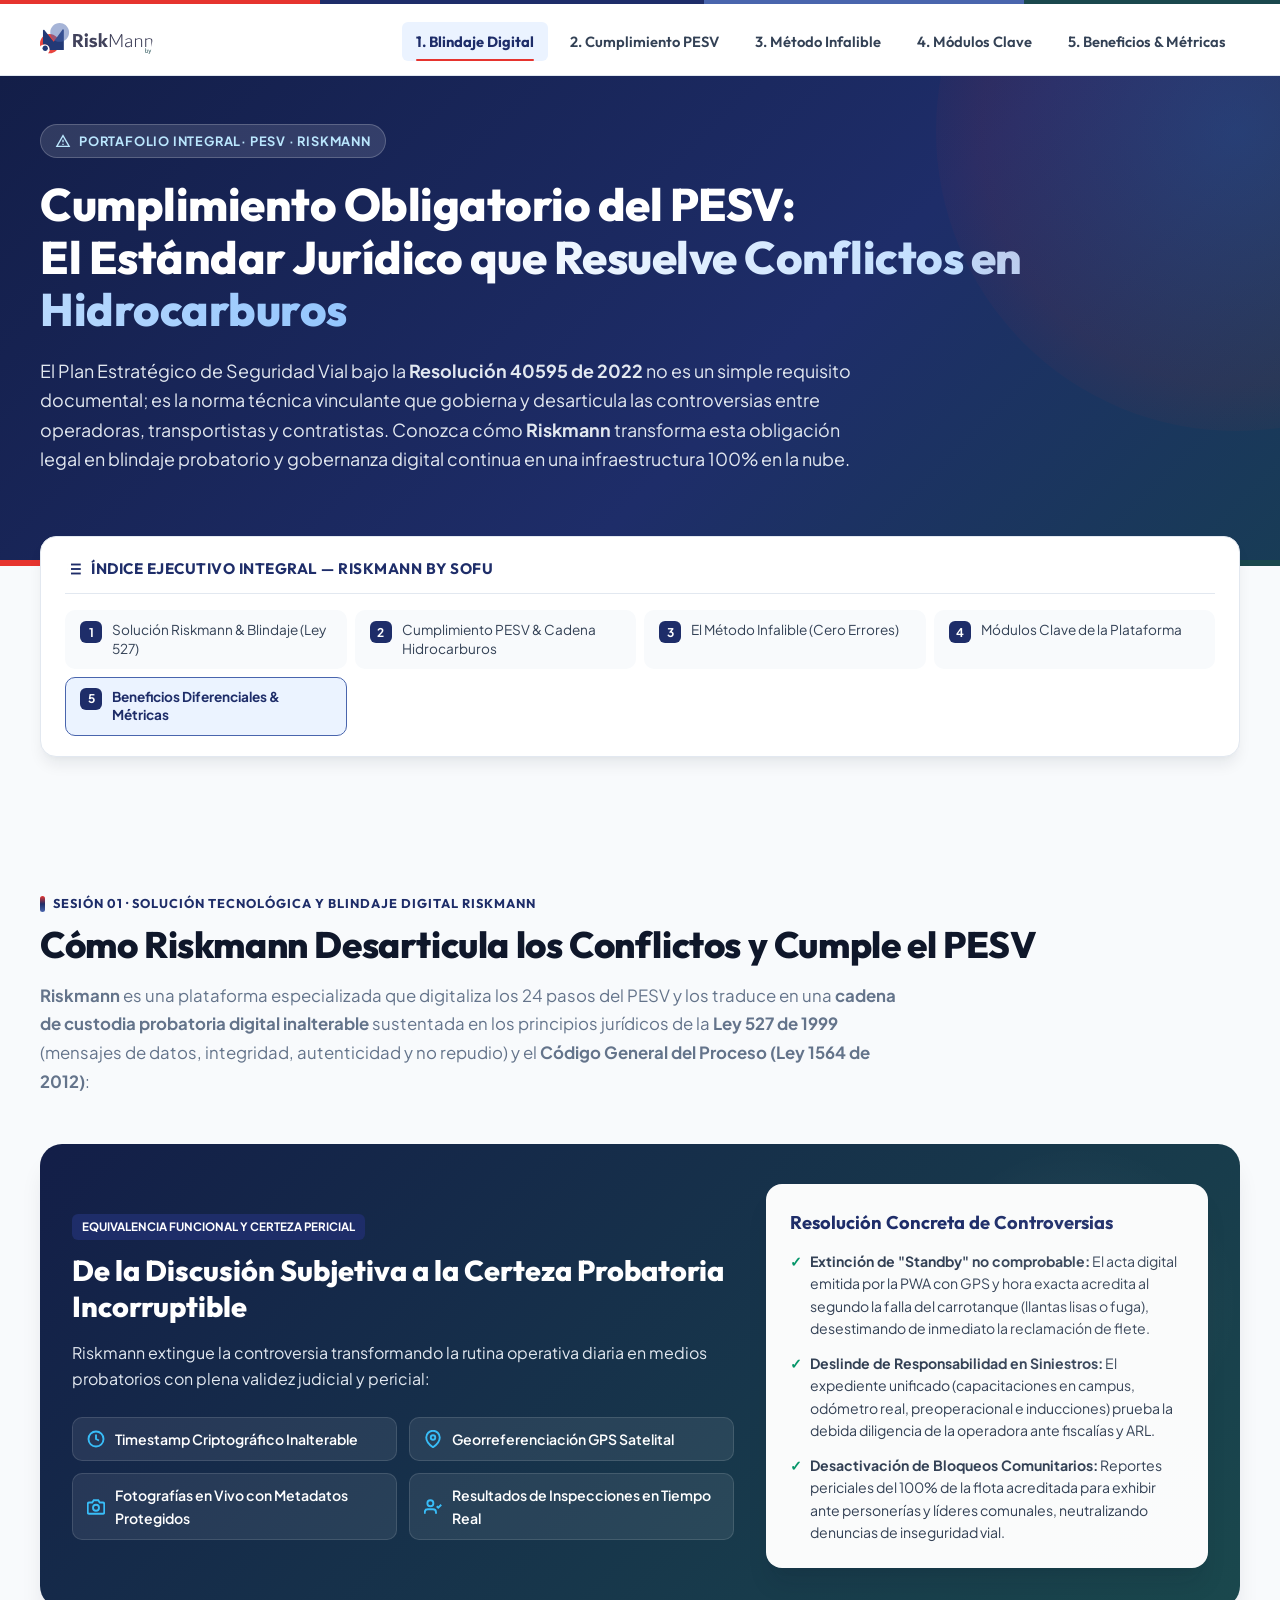
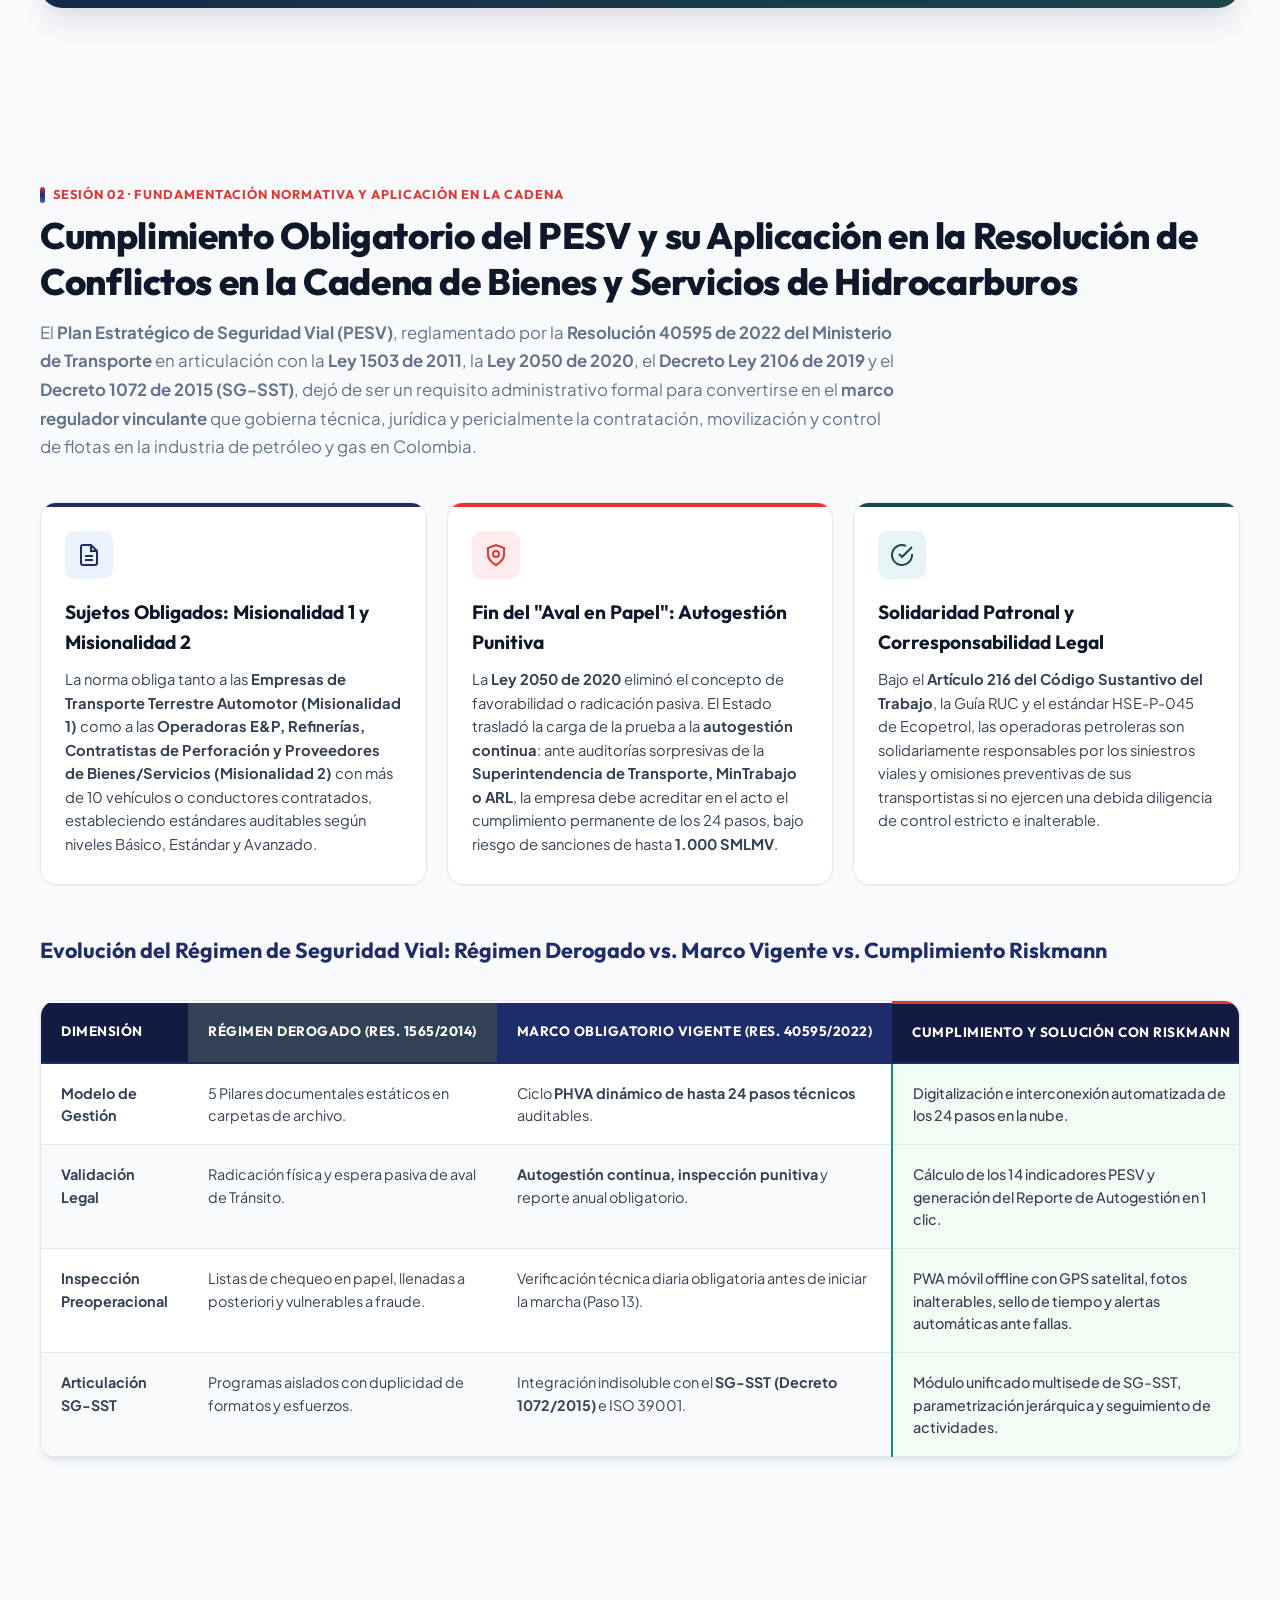
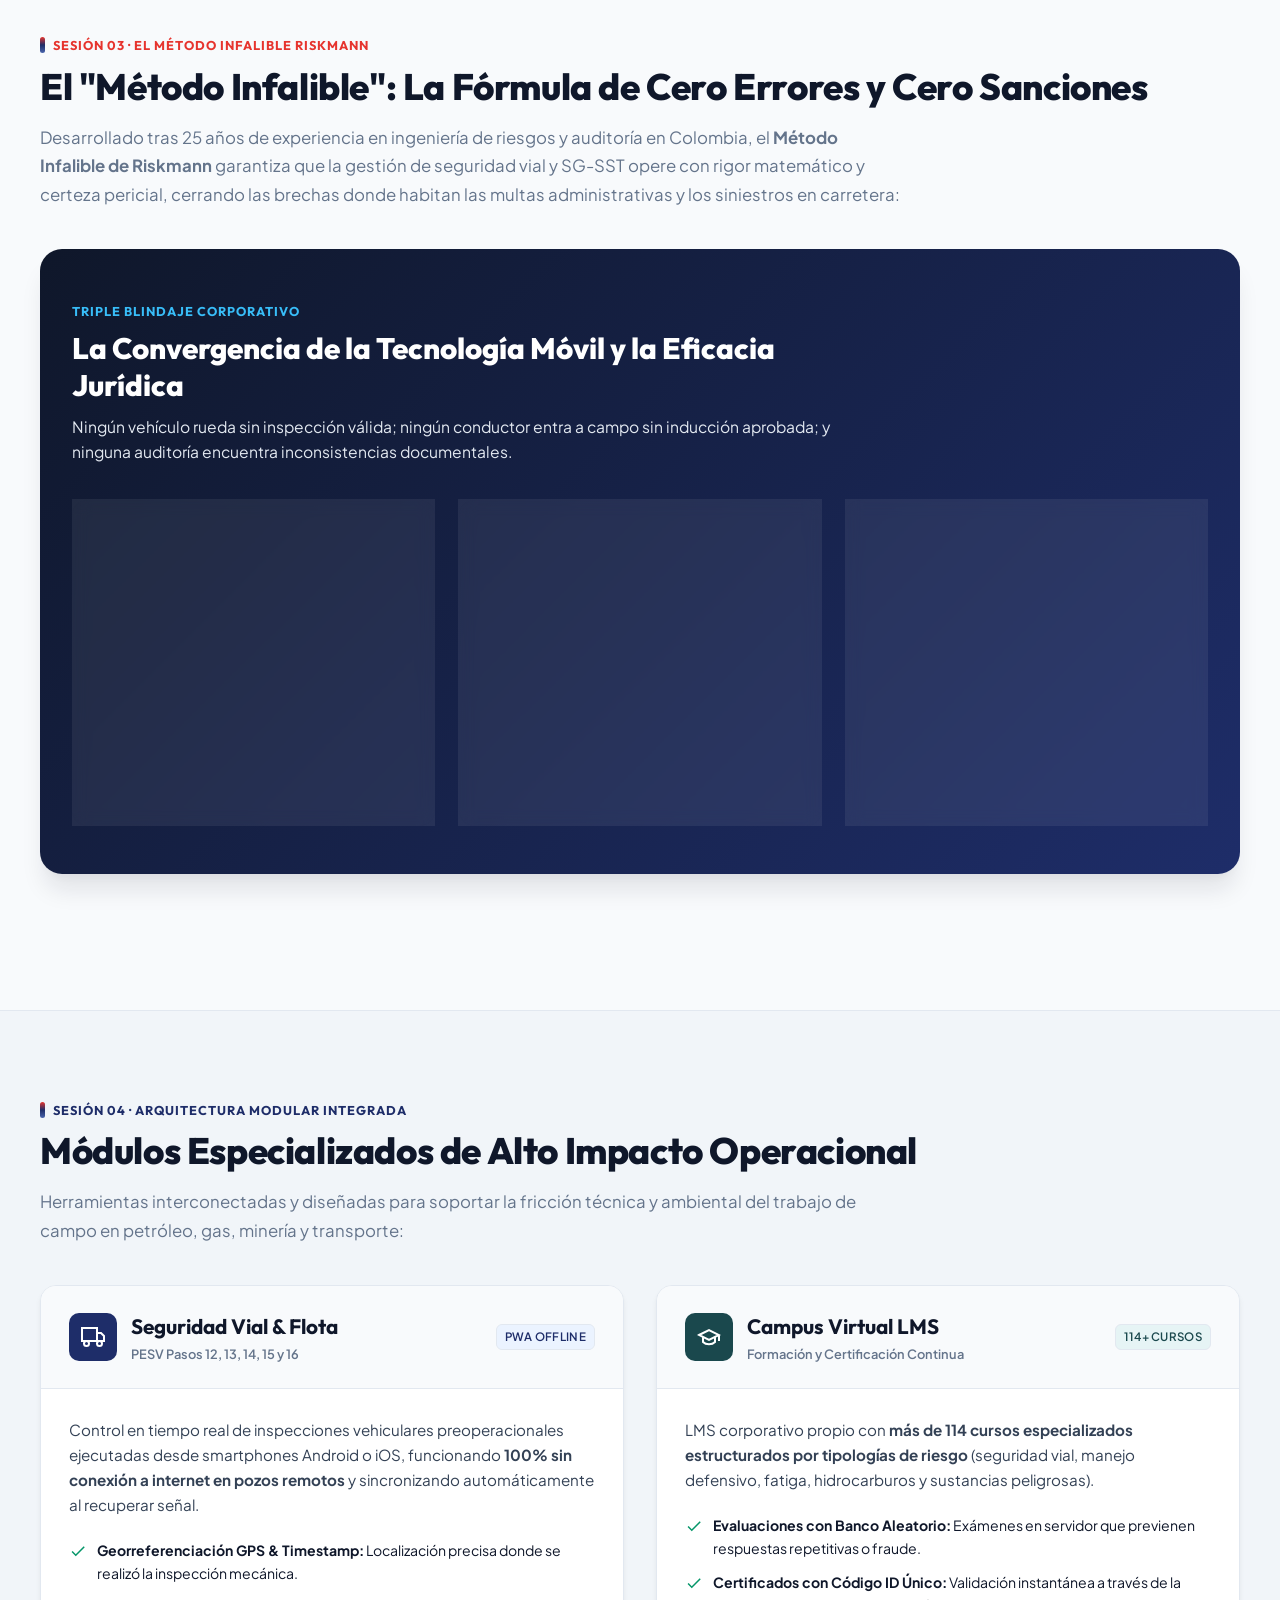
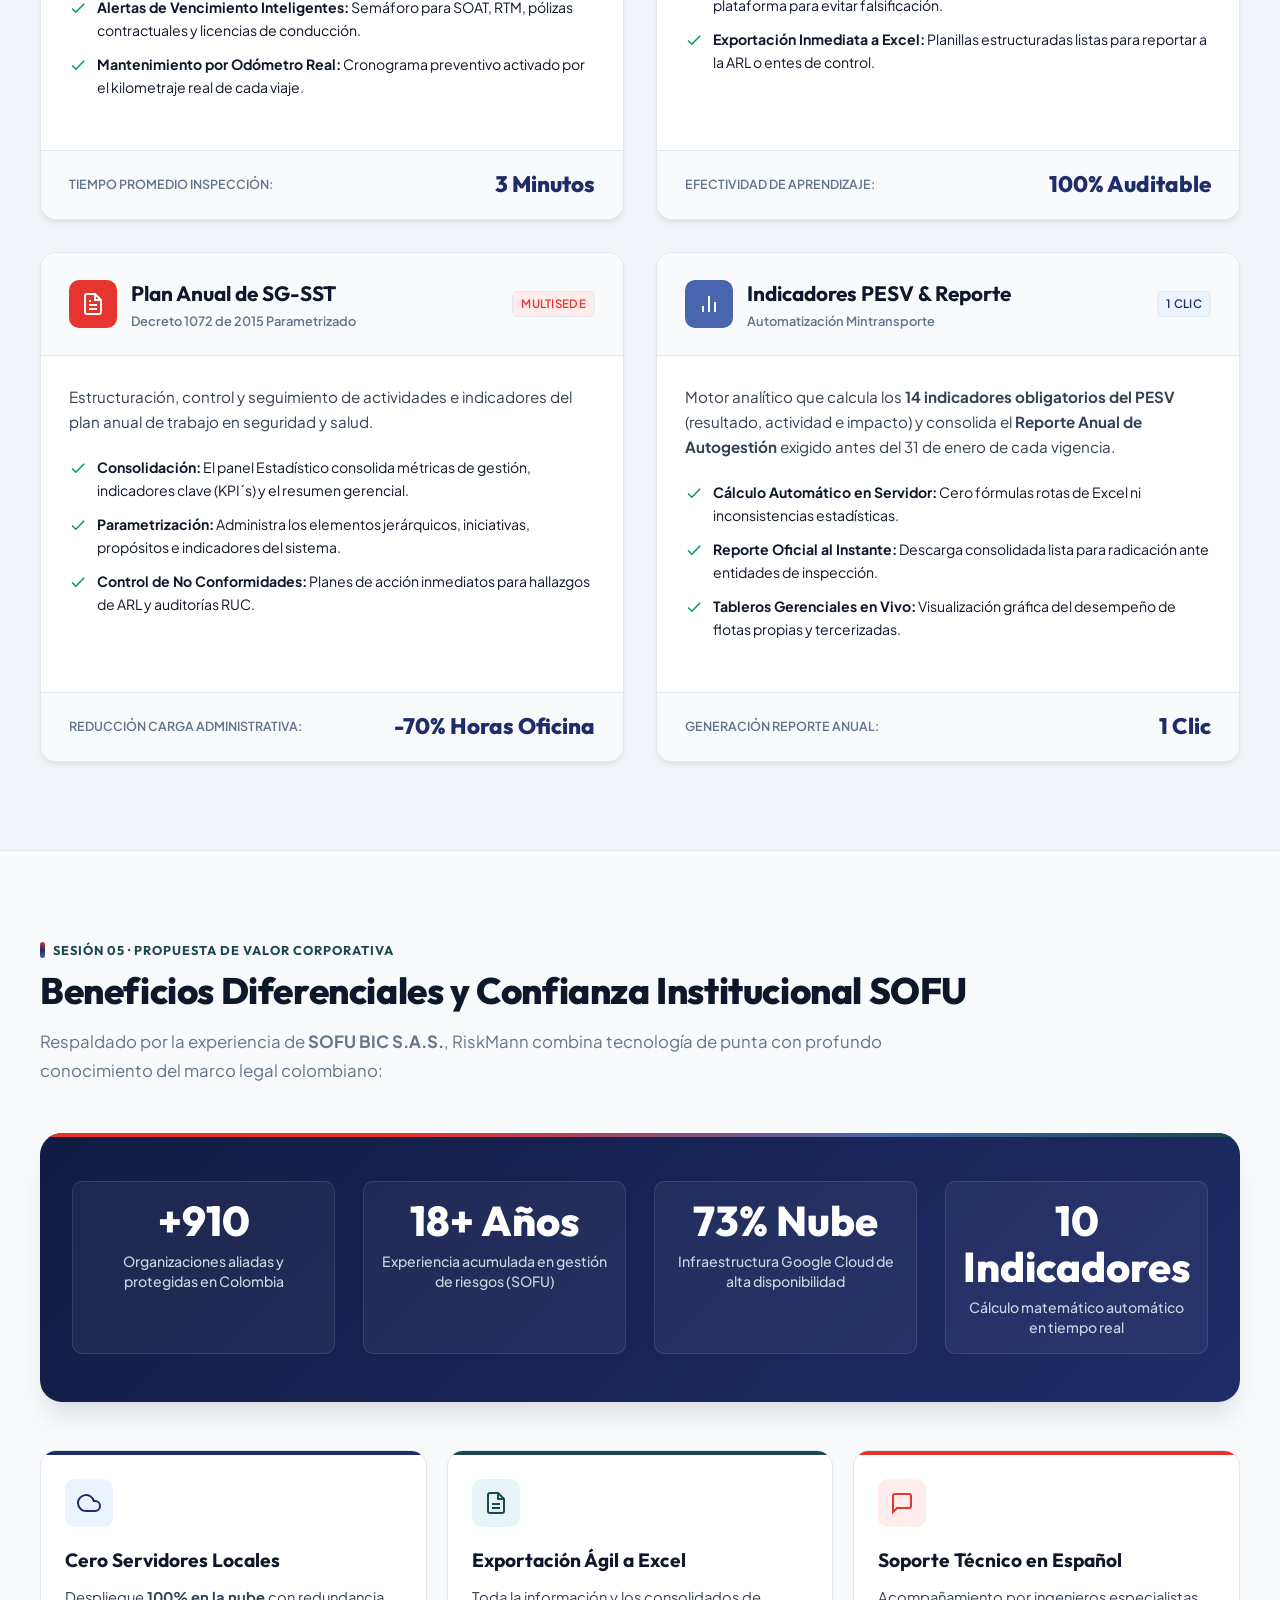
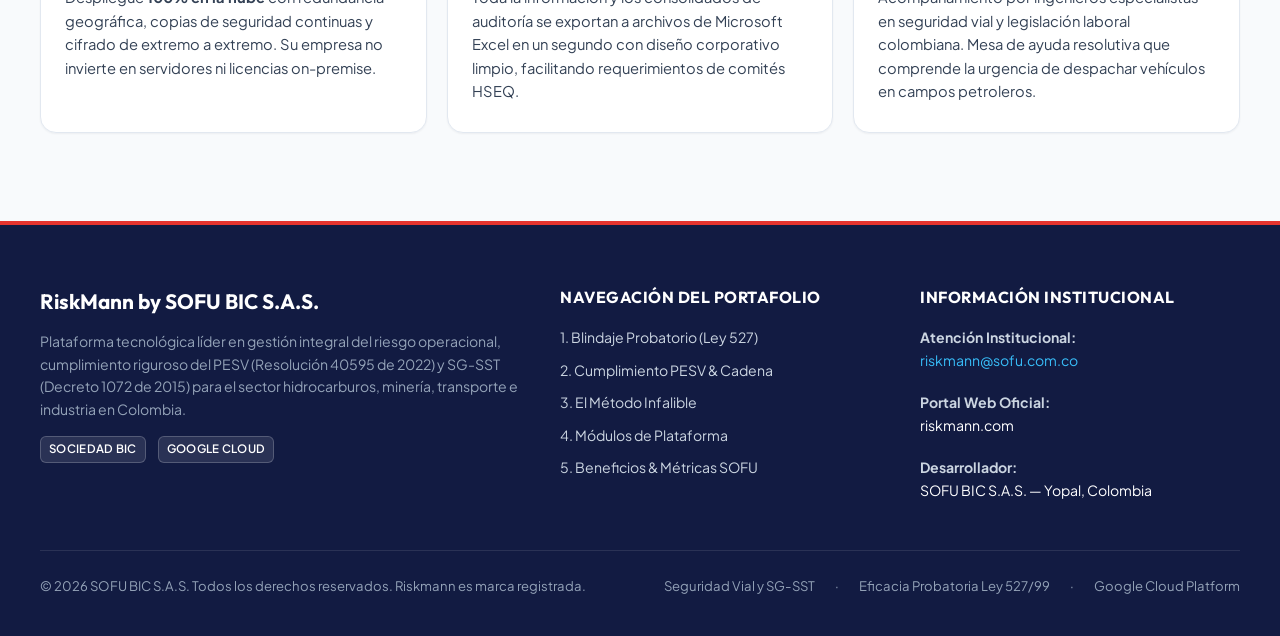
<file: index.html>
<!DOCTYPE html>
<html lang="es">

<head>
  <meta charset="UTF-8">
  <meta name="viewport" content="width=device-width, initial-scale=1.0">
  <title>Riskmann | Portafolio Integral: Cumplimiento PESV, Resolución de Conflictos & Plataforma Tecnológica</title>
  <meta name="description"
    content="Portafolio Corporativo Integral de Riskmann (SOFU BIC S.A.S): Cumplimiento obligatorio del PESV bajo Resolución 40595 de 2022, resolución de conflictos en la cadena de hidrocarburos, El Método Infalible y arquitectura cloud de la plataforma.">

  <!-- Hojas de Estilo -->
  <link rel="stylesheet" href="styles.css">

  <!-- Favicon / Brand Icon -->
  <link rel="icon" type="image/svg+xml" href="Imágenes/logo/riskmann-logo-color.svg">
</head>

<body>

  <!-- =========================================================================
       1. ENCABEZADO / NAVBAR CORPORATIVO FIJO (SINGLE PAGE NAVIGATION)
       ========================================================================= -->
  <header class="site-header" id="top-header">
    <div class="brand-stripe"></div>
    <div class="container header-inner">

      <!-- Logotipo Vectorial Oficial de Riskmann -->
      <a href="#top-header" class="logo-brand" title="Riskmann by SOFU BIC S.A.S.">
        <svg class="logo-svg" viewBox="0 0 1081.22 322.9" xmlns="http://www.w3.org/2000/svg" aria-label="Riskmann Logo">
          <!-- Isologo: Círculos superpuestos y geometría oficial -->
          <path fill="#E6342E" opacity="0.92"
            d="M81.76 94.48C36.61 94.48 0 131.09 0 176.25C0 184.42 1.21 192.3 3.44 199.74C11.18 187.95 24.51 180.16 39.66 180.16C63.57 180.16 82.95 199.54 82.95 223.45C82.95 236.83 76.89 248.78 67.36 256.72C72.04 257.55 76.85 258.01 81.76 258.01C126.92 258.01 163.53 221.4 163.53 176.25C163.53 131.09 126.92 94.48 81.76 94.48Z" />
          <path fill="#233976"
            d="M115.94 159.54L37.05 59.15C33.17 54.2 25.23 56.95 25.23 63.24L25.23 182.63C30.44 180.79 36.12 179.9 42.04 180.22C59.4 181.16 74.53 192.95 80.45 209.3C83.02 216.4 83.42 223.23 82.5 229.64L202.52 229.64L202.52 60.4C202.52 53.98 194.3 51.32 190.54 56.52L115.94 159.54Z" />
          <path fill="#4965AD" opacity="0.49"
            d="M245.2 62.52C246.45 68.13 247.11 73.96 247.11 79.95C247.11 124.1 211.32 159.9 167.16 159.9C123.01 159.9 87.21 124.1 87.21 79.95C87.21 35.79 123.01 0 167.16 0C205.33 0 237.25 26.75 245.2 62.52Z" />
          <path fill="#233976"
            d="M66.95 214.72C66.95 227.24 56.8 237.4 44.27 237.4C31.75 237.4 21.59 227.24 21.59 214.72C21.59 202.19 31.75 192.04 44.27 192.04C56.8 192.04 66.95 202.19 66.95 214.72Z" />
          <!-- Tipografía Corporativa "RiskMann" y "by SOFU" -->
          <path fill="#1A484D"
            d="M899.29 242.31C899.29 242.89 899.4 243.47 899.51 244C900.4 247.21 903.09 249.43 906.47 249.43C911.32 249.43 914.22 245.47 914.22 239.62C914.22 234.5 911.58 230.13 906.63 230.13C903.46 230.13 900.51 232.29 899.56 235.82C899.45 236.35 899.29 236.98 899.29 237.72L899.29 242.31ZM894.49 252.54C894.6 250.8 894.71 248.22 894.71 245.95L894.71 215.09L899.29 215.09L899.29 231.13L899.4 231.13C901.04 228.28 903.99 226.43 908.1 226.43C914.43 226.43 918.91 231.71 918.86 239.46C918.86 248.58 913.11 253.12 907.42 253.12C903.72 253.12 900.77 251.7 898.87 248.32L898.71 248.32L898.5 252.54L894.49 252.54Z" />
          <path fill="#1A484D"
            d="M926.03 227.01L931.62 242.1C932.2 243.78 932.83 245.79 933.25 247.32L933.36 247.32C933.84 245.79 934.36 243.84 935 241.99L940.06 227.01L944.96 227.01L938 245.21C934.68 253.96 932.41 258.45 929.25 261.19C926.98 263.19 924.71 263.98 923.55 264.2L922.39 260.29C923.55 259.92 925.08 259.18 926.45 258.02C927.72 257.02 929.3 255.23 930.35 252.86C930.57 252.38 930.72 252.01 930.72 251.75C930.72 251.48 930.62 251.12 930.41 250.54L920.97 227.01L926.03 227.01Z" />
          <path fill="#41425B"
            d="M305.18 145.54L315.76 145.54C322.7 145.54 328.05 144.24 331.8 141.64C335.56 139.04 337.44 134.74 337.44 128.74C337.44 123.53 335.76 119.63 332.41 117.02C329.05 114.42 324.37 113.12 318.37 113.12L305.18 113.12L305.18 145.54ZM369.01 202.41L369.01 203.77L342.07 203.77L314.45 163.7L305.18 163.7L305.18 203.77L281.76 203.77L281.76 93.77L318.6 93.77C328.33 93.77 336.44 95.27 342.95 98.27C349.46 101.27 354.3 105.34 357.47 110.49C360.63 115.64 362.22 121.5 362.22 128.06C362.22 135.76 360.3 142.4 356.45 148C352.6 153.61 346.94 157.77 339.47 160.48L369.01 202.41Z" />
          <path fill="#41425B"
            d="M382.08 203.77L382.08 127.89L405 125.68L405 203.77L382.08 203.77ZM385.82 114.05C383.56 112.75 381.74 111.03 380.39 108.87C379.03 106.73 378.35 104.35 378.35 101.75C378.35 99.15 379.03 96.74 380.39 94.53C381.74 92.33 383.56 90.57 385.82 89.27C388.08 87.97 390.51 87.32 393.12 87.32C395.84 87.32 398.35 87.97 400.67 89.27C402.99 90.57 404.83 92.33 406.19 94.53C407.55 96.74 408.22 99.15 408.22 101.75C408.22 104.35 407.55 106.73 406.19 108.87C404.83 111.03 402.99 112.75 400.67 114.05C398.35 115.36 395.84 116.01 393.12 116.01C390.51 116.01 388.08 115.36 385.82 114.05Z" />
          <path fill="#41425B"
            d="M433.1 203.51C427.38 201.76 422.03 199.13 417.05 195.62L426.77 180.85C430.97 183.91 435.23 186.09 439.54 187.39C443.86 188.69 448 189.34 451.98 189.34C455.73 189.34 458.49 188.77 460.25 187.64C462 186.51 462.88 184.98 462.88 183.06C462.88 181.82 462.55 180.71 461.86 179.75C461.18 178.79 459.79 177.82 457.69 176.86C455.58 175.9 452.49 174.85 448.4 173.72L443.46 172.36C435.28 170.1 429.4 167.16 425.82 163.54C422.24 159.92 420.45 154.99 420.45 148.77C420.45 144.02 421.75 139.83 424.36 136.21C426.96 132.59 430.64 129.78 435.39 127.8C440.14 125.83 445.57 124.83 451.68 124.83C463.23 124.83 473.69 127.61 483.09 133.15L474.14 147.92C469.45 145.54 465.49 143.9 462.28 143C459.07 142.09 455.63 141.64 451.96 141.64C449.1 141.64 446.94 142.15 445.52 143.16C444.08 144.18 443.37 145.49 443.37 147.07C443.37 148.2 443.65 149.14 444.22 149.87C444.8 150.61 445.85 151.29 447.4 151.91C448.95 152.53 451.38 153.3 454.7 154.2L460.37 155.73C469.2 157.99 475.64 161.16 479.7 165.23C483.77 169.31 485.81 174.46 485.81 180.68C485.81 185.55 484.59 189.91 482.15 193.75C479.72 197.6 475.99 200.63 470.95 202.83C465.91 205.04 459.77 206.14 452.53 206.14C445.29 206.14 438.81 205.27 433.1 203.51Z" />
          <path fill="#41425B"
            d="M546.75 162.35L576.28 202.41L576.28 203.77L549.21 203.77L522.47 165.74L522.47 203.77L499.55 203.77L499.55 86.98L522.47 84.77L522.47 161.67L550.23 127.38L574.76 127.38L574.76 128.57L546.75 162.35Z" />
          <path fill="#41425B"
            d="M700.2 100.13L700.2 203.77L690.7 203.77L690.7 108.54C689.01 112.39 686.94 116.63 684.48 121.27L651.36 184.24L641.77 184.24L609.15 121.27L607.47 117.88C605.57 114.48 604.05 111.54 602.93 109.05L602.93 203.77L593.43 203.77L593.43 100.13C593.43 96.62 596.28 93.77 599.8 93.77L600.26 93.77C602.84 93.77 605.21 95.2 606.41 97.49L638.08 157.93L640.45 162.69C643.51 168.57 645.6 172.87 646.73 175.59C647.75 173.21 649.02 170.47 650.55 167.36C652.08 164.24 653.69 161.1 655.39 157.93L687.71 97.44C688.92 95.18 691.27 93.77 693.84 93.77C697.35 93.77 700.2 96.62 700.2 100.13Z" />
          <path fill="#41425B"
            d="M734.79 194.77C737.25 196.92 741 198 746.04 198C750.74 198 755.21 197.15 759.45 195.45C763.69 193.75 767.99 191.32 772.35 188.15L772.35 166.25C760.08 166.48 750.14 168.15 742.53 171.26C734.9 174.38 731.09 179.21 731.09 185.77C731.09 189.62 732.32 192.62 734.79 194.77ZM781.34 153.18L781.34 203.77L773.21 203.77L772.51 195.62C768.23 199.01 763.69 201.53 758.89 203.17C754.1 204.81 749.28 205.64 744.43 205.64C740.03 205.64 736.16 204.84 732.84 203.26C729.51 201.68 726.92 199.44 725.06 196.55C723.19 193.67 722.27 190.3 722.27 186.45C722.27 177.4 726.94 170.67 736.31 166.25C745.67 161.84 757.68 159.52 772.35 159.29L772.35 154.2C772.35 148.43 771.07 144.07 768.54 141.13C766 138.19 762.02 136.72 756.61 136.72C752.33 136.72 748.02 137.42 743.67 138.84C739.33 140.25 734.63 142.6 729.55 145.88L725.49 139.6C735.68 132.59 746.37 129.08 757.57 129.08C773.42 129.08 781.34 137.11 781.34 153.18Z" />
          <path fill="#41425B"
            d="M861.29 134.25C865.71 137.71 867.91 143.74 867.91 152.33L867.91 203.77L859.08 203.77L859.08 155.9C859.08 151.37 858.55 147.72 857.47 144.95C856.39 142.18 854.64 140.11 852.21 138.75C849.77 137.39 846.41 136.72 842.11 136.72C838.04 136.72 833.71 137.37 829.12 138.67C824.54 139.97 820.15 141.58 815.97 143.51L815.97 203.77L807.14 203.77L807.14 130.77L815.97 129.76L815.97 136.88C820.27 134.74 824.88 132.9 829.81 131.37C834.73 129.84 839.56 129.08 844.32 129.08C851.22 129.08 856.88 130.81 861.29 134.25Z" />
          <path fill="#41425B"
            d="M948.03 134.25C952.45 137.71 954.66 143.74 954.66 152.33L945.83 203.77L945.83 155.9C945.83 151.37 945.29 147.72 944.21 144.95C943.14 142.18 941.38 140.11 938.95 138.75C936.52 137.39 933.15 136.72 928.85 136.72C924.78 136.72 920.45 137.37 915.87 138.67C911.28 139.97 906.9 141.58 902.71 143.51L902.71 203.77L893.88 203.77L893.88 130.77L902.71 129.76L902.71 136.88C907.01 134.74 911.63 132.9 916.55 131.37C921.47 129.84 926.3 129.08 931.06 129.08C937.96 129.08 943.62 130.81 948.03 134.25Z" />
      </a>

      <!-- Menú de Navegación de Escritorio -->
      <nav class="nav-menu">
        <a href="#solucion-riskmann" class="nav-link active">1. Blindaje Digital</a>
        <a href="#cumplimiento-pesv" class="nav-link">2. Cumplimiento PESV</a>
        <a href="#metodo-infalible" class="nav-link">3. Método Infalible</a>
        <a href="#modulos" class="nav-link">4. Módulos Clave</a>
        <a href="#beneficios" class="nav-link">5. Beneficios &amp; Métricas</a>
      </nav>

      <!-- Botón Menú Móvil -->
      <button class="mobile-toggle" id="mobile-toggle" aria-label="Abrir menú de navegación">
        <span></span>
        <span></span>
        <span></span>
      </button>

    </div>
  </header>

  <!-- Cajón de Navegación Móvil (Drawer) -->
  <div class="mobile-drawer" id="mobile-drawer">
    <div class="mobile-drawer-content">
      <div
        style="display: flex; justify-content: space-between; align-items: center; padding-bottom: 12px; border-bottom: 1px solid var(--color-border-subtle);">
        <span style="font-weight: 800; color: var(--color-primary); font-family: var(--font-heading);">Índice
          Institucional</span>
        <button id="mobile-drawer-close" style="font-size: 1.5rem; color: var(--color-text-muted);">&times;</button>
      </div>
      <a href="#solucion-riskmann" class="nav-link">1. Blindaje Digital (Ley 527/99)</a>
      <a href="#cumplimiento-pesv" class="nav-link">2. Cumplimiento PESV &amp; Cadena</a>
      <a href="#metodo-infalible" class="nav-link">3. El Método Infalible</a>
      <a href="#modulos" class="nav-link">4. Módulos Clave de Plataforma</a>
      <a href="#beneficios" class="nav-link">5. Beneficios &amp; Métricas SOFU</a>
      <button class="nav-page-switch btn-print-trigger"
        style="justify-content: center; margin-top: 10px; cursor: pointer;">
        <span>Descargar Informe en PDF</span>
      </button>
    </div>
  </div>

  <main>
    <!-- =========================================================================
         2. HERO CORPORATIVO: CUMPLIMIENTO OBLIGATORIO Y RESOLUCIÓN DE CONFLICTOS
         ========================================================================= -->
    <section class="hero-corporate">
      <div class="container">

        <div class="hero-overline">
          <svg width="16" height="16" viewBox="0 0 24 24" fill="currentColor">
            <path d="M12 2L1 21h22L12 2zm0 3.99L19.53 19H4.47L12 5.99zM11 10h2v4h-2zm0 6h2v2h-2z" />
          </svg>
          PORTAFOLIO INTEGRAL· PESV · RISKMANN
        </div>

        <h1 class="hero-title">
          Cumplimiento Obligatorio del PESV:<br>
          <span class="text-gradient">El Estándar Jurídico que Resuelve Conflictos en Hidrocarburos</span>
        </h1>

        <p class="hero-subtitle">
          El Plan Estratégico de Seguridad Vial bajo la <strong>Resolución 40595 de 2022</strong> no es un simple
          requisito documental; es la norma técnica vinculante que gobierna y desarticula las controversias entre
          operadoras, transportistas y contratistas. Conozca cómo <strong>Riskmann</strong> transforma esta obligación
          legal en blindaje probatorio y gobernanza digital continua en una infraestructura 100% en la nube.
        </p>



        <!-- Botones de Navegación del Hero -->
        <div style="margin-top: 24px;">

        </div>

      </div>
    </section>

    <!-- =========================================================================
         3. TABLA DE CONTENIDO (TOC) INTERACTIVA EJECUTIVA UNIFICADA
         ========================================================================= -->
    <div class="container">
      <nav class="toc-executive-bar" aria-label="Índice Unificado del Portafolio">
        <div class="toc-header">
          <div class="toc-title">
            <svg width="18" height="18" viewBox="0 0 24 24" fill="none" stroke="currentColor" stroke-width="2.5">
              <line x1="8" y1="6" x2="21" y2="6" />
              <line x1="8" y1="12" x2="21" y2="12" />
              <line x1="8" y1="18" x2="21" y2="18" />
              <line x1="3" y1="6" x2="3.01" y2="6" />
              <line x1="3" y1="12" x2="3.01" y2="12" />
              <line x1="3" y1="18" x2="3.01" y2="18" />
            </svg>
            <span>Índice Ejecutivo Integral — Riskmann by SOFU</span>
          </div>
        </div>
        <div class="toc-list">
          <a href="#solucion-riskmann" class="toc-item-link active">
            <span class="toc-num">1</span>
            <span class="toc-text">Solución Riskmann &amp; Blindaje (Ley 527)</span>
          </a>
          <a href="#cumplimiento-pesv" class="toc-item-link">
            <span class="toc-num">2</span>
            <span class="toc-text">Cumplimiento PESV &amp; Cadena Hidrocarburos</span>
          </a>
          <a href="#metodo-infalible" class="toc-item-link">
            <span class="toc-num">3</span>
            <span class="toc-text">El Método Infalible (Cero Errores)</span>
          </a>
          <a href="#modulos" class="toc-item-link">
            <span class="toc-num">4</span>
            <span class="toc-text">Módulos Clave de la Plataforma</span>
          </a>
          <a href="#beneficios" class="toc-item-link">
            <span class="toc-num">5</span>
            <span class="toc-text">Beneficios Diferenciales &amp; Métricas</span>
          </a>
        </div>
      </nav>
    </div>

    <!-- =========================================================================
         4. SESIÓN 1: CÓMO RISKMANN RESUELVE ESTOS CONFLICTOS Y BLINDAJE DIGITAL (LEY 527)
         ========================================================================= -->
    <section class="section-padding" id="solucion-riskmann" style="background-color: #F8FAFC;">
      <div class="container">

        <div class="section-header-block">
          <div class="section-tag blue-tag">
            <span class="brand-stripe-vertical" style="height: 16px; display: inline-block;"></span>
            SESIÓN 01 · SOLUCIÓN TECNOLÓGICA Y BLINDAJE DIGITAL RISKMANN
          </div>
          <h2 class="section-heading-main">Cómo Riskmann Desarticula los Conflictos y Cumple el PESV</h2>
          <p class="section-lead-text">
            <strong>Riskmann</strong> es una plataforma especializada que digitaliza los 24 pasos del PESV y los
            traduce en una <strong>cadena de custodia probatoria digital inalterable</strong> sustentada en los
            principios jurídicos de la <strong>Ley 527 de 1999</strong> (mensajes de datos, integridad, autenticidad y
            no repudio) y el <strong>Código General del Proceso (Ley 1564 de 2012)</strong>:
          </p>
        </div>

        <div class="proof-banner">
          <div class="proof-banner-grid">

            <div>
              <div class="proof-badge-stamp">EQUIVALENCIA FUNCIONAL Y CERTEZA PERICIAL</div>
              <h3 class="proof-title">De la Discusión Subjetiva a la Certeza Probatoria Incorruptible</h3>
              <p class="proof-desc">
                Riskmann extingue la controversia transformando la rutina operativa diaria en medios probatorios con
                plena validez judicial y pericial:
              </p>

              <div class="proof-pillars-list">
                <div class="proof-pillar-item">
                  <svg width="18" height="18" viewBox="0 0 24 24" fill="none" stroke="currentColor" stroke-width="2.5">
                    <circle cx="12" cy="12" r="10" />
                    <polyline points="12 6 12 12 16 14" />
                  </svg>
                  <span>Timestamp Criptográfico Inalterable</span>
                </div>
                <div class="proof-pillar-item">
                  <svg width="18" height="18" viewBox="0 0 24 24" fill="none" stroke="currentColor" stroke-width="2.5">
                    <path d="M21 10c0 7-9 13-9 13s-9-6-9-13a9 9 0 0118 0z" />
                    <circle cx="12" cy="10" r="3" />
                  </svg>
                  <span>Georreferenciación GPS Satelital</span>
                </div>
                <div class="proof-pillar-item">
                  <svg width="18" height="18" viewBox="0 0 24 24" fill="none" stroke="currentColor" stroke-width="2.5">
                    <path d="M23 19a2 2 0 01-2 2H3a2 2 0 01-2-2V8a2 2 0 012-2h4l2-3h6l2 3h4a2 2 0 012 2z" />
                    <circle cx="12" cy="13" r="4" />
                  </svg>
                  <span>Fotografías en Vivo con Metadatos Protegidos</span>
                </div>
                <div class="proof-pillar-item">
                  <svg width="18" height="18" viewBox="0 0 24 24" fill="none" stroke="currentColor" stroke-width="2.5">
                    <path d="M16 21v-2a4 4 0 00-4-4H5a4 4 0 00-4 4v2" />
                    <circle cx="8.5" cy="7" r="4" />
                    <polyline points="17 11 19 13 23 9" />
                  </svg>
                  <span>Resultados de Inspecciones en Tiempo Real</span>
                </div>
              </div>
            </div>

            <!-- Tarjeta de Resolución Específica de Conflictos -->
            <div class="proof-card-box">
              <h4
                style="font-family: var(--font-heading); font-size: 1.15rem; color: var(--color-primary); font-weight: 700; margin-bottom: 12px;">
                Resolución Concreta de Controversias
              </h4>
              <ul
                style="display: flex; flex-direction: column; gap: 12px; font-size: 0.88rem; color: var(--color-text-body);">
                <li style="display: flex; align-items: flex-start; gap: 8px;">
                  <span style="color: var(--color-green); font-weight: 800;">✓</span>
                  <span><strong>Extinción de "Standby" no comprobable:</strong> El acta digital emitida por la PWA con
                    GPS y hora
                    exacta acredita al segundo la falla del carrotanque (llantas lisas o fuga), desestimando de
                    inmediato la reclamación de flete.</span>
                </li>
                <li style="display: flex; align-items: flex-start; gap: 8px;">
                  <span style="color: var(--color-green); font-weight: 800;">✓</span>
                  <span><strong>Deslinde de Responsabilidad en Siniestros:</strong> El expediente unificado
                    (capacitaciones en campus, odómetro real, preoperacional e inducciones) prueba la debida diligencia
                    de la operadora ante fiscalías y ARL.</span>
                </li>
                <li style="display: flex; align-items: flex-start; gap: 8px;">
                  <span style="color: var(--color-green); font-weight: 800;">✓</span>
                  <span><strong>Desactivación de Bloqueos Comunitarios:</strong> Reportes periciales del 100% de la
                    flota acreditada para exhibir ante personerías y líderes comunales, neutralizando denuncias de
                    inseguridad vial.</span>
                </li>
              </ul>
            </div>

          </div>
        </div>

      </div>
    </section>

    <!-- =========================================================================
         5. SESIÓN 2: CUMPLIMIENTO OBLIGATORIO DEL PESV Y SU APLICACIÓN EN LA RESOLUCIÓN
         DE CONFLICTOS EN LA CADENA DE BIENES Y SERVICIOS DEL SECTOR HIDROCARBUROS
         ========================================================================= -->
    <section class="section-padding" id="cumplimiento-pesv">
      <div class="container">

        <div class="section-header-block">
          <div class="section-tag">
            <span class="brand-stripe-vertical" style="height: 16px; display: inline-block;"></span>
            SESIÓN 02 · FUNDAMENTACIÓN NORMATIVA Y APLICACIÓN EN LA CADENA
          </div>
          <h2 class="section-heading-main">Cumplimiento Obligatorio del PESV y su Aplicación en la Resolución de
            Conflictos en la Cadena de Bienes y Servicios de Hidrocarburos</h2>
          <p class="section-lead-text">
            El <strong>Plan Estratégico de Seguridad Vial (PESV)</strong>, reglamentado por la <strong>Resolución 40595
              de 2022 del Ministerio de Transporte</strong> en articulación con la <strong>Ley 1503 de 2011</strong>, la
            <strong>Ley 2050 de 2020</strong>, el <strong>Decreto Ley 2106 de 2019</strong> y el <strong>Decreto 1072 de
              2015 (SG-SST)</strong>, dejó de ser un requisito administrativo formal para convertirse en el
            <strong>marco regulador vinculante</strong> que gobierna técnica, jurídica y pericialmente la contratación,
            movilización y control de flotas en la industria de petróleo y gas en Colombia.
          </p>
        </div>

        <!-- 3 Pilares del Cumplimiento Obligatorio -->
        <div class="norm-cards-grid">

          <article class="norm-card">
            <div class="norm-icon-box">
              <svg width="24" height="24" viewBox="0 0 24 24" fill="none" stroke="currentColor" stroke-width="2">
                <path d="M14 2H6a2 2 0 00-2 2v16a2 2 0 002 2h12a2 2 0 002-2V8z" />
                <polyline points="14 2 14 8 20 8" />
                <line x1="16" y1="13" x2="8" y2="13" />
                <line x1="16" y1="17" x2="8" y2="17" />
              </svg>
            </div>
            <h3 class="norm-card-title">Sujetos Obligados: Misionalidad 1 y Misionalidad 2</h3>
            <p class="norm-card-desc">
              La norma obliga tanto a las <strong>Empresas de Transporte Terrestre Automotor (Misionalidad 1)</strong>
              como a las <strong>Operadoras E&amp;P, Refinerías, Contratistas de Perforación y Proveedores de
                Bienes/Servicios (Misionalidad 2)</strong> con más de 10 vehículos o conductores contratados,
              estableciendo estándares auditables según niveles Básico, Estándar y Avanzado.
            </p>
          </article>

          <article class="norm-card accent-red">
            <div class="norm-icon-box">
              <svg width="24" height="24" viewBox="0 0 24 24" fill="none" stroke="currentColor" stroke-width="2">
                <path d="M12 22s8-4 8-10V5l-8-3-8 3v7c0 6 8 10 8 10z" />
                <circle cx="12" cy="11" r="3" />
              </svg>
            </div>
            <h3 class="norm-card-title">Fin del "Aval en Papel": Autogestión Punitiva</h3>
            <p class="norm-card-desc">
              La <strong>Ley 2050 de 2020</strong> eliminó el concepto de favorabilidad o radicación pasiva. El Estado
              trasladó la carga de la prueba a la <strong>autogestión continua</strong>: ante auditorías sorpresivas de
              la <strong>Superintendencia de Transporte, MinTrabajo o ARL</strong>, la empresa debe acreditar en el acto
              el cumplimiento permanente de los 24 pasos, bajo riesgo de sanciones de hasta <strong>1.000
                SMLMV</strong>.
            </p>
          </article>

          <article class="norm-card accent-teal">
            <div class="norm-icon-box">
              <svg width="24" height="24" viewBox="0 0 24 24" fill="none" stroke="currentColor" stroke-width="2">
                <path d="M22 11.08V12a10 10 0 11-5.93-9.14" />
                <polyline points="22 4 12 14.01 9 11.01" />
              </svg>
            </div>
            <h3 class="norm-card-title">Solidaridad Patronal y Corresponsabilidad Legal</h3>
            <p class="norm-card-desc">
              Bajo el <strong>Artículo 216 del Código Sustantivo del Trabajo</strong>, la Guía RUC y el
              estándar HSE-P-045 de Ecopetrol, las operadoras petroleras son solidariamente responsables por los
              siniestros viales y omisiones preventivas de sus transportistas si no ejercen una debida diligencia de
              control estricto e inalterable.
            </p>
          </article>

        </div>


        <!-- Tabla Comparativa: Régimen Anterior vs. Marco Vigente 40595 vs. Solución Riskmann -->
        <div style="margin-top: 48px;">
          <h3
            style="font-family: var(--font-heading); font-size: 1.35rem; color: var(--color-primary); margin-bottom: 12px; font-weight: 700;">
            Evolución del Régimen de Seguridad Vial: Régimen Derogado vs. Marco Vigente vs. Cumplimiento Riskmann
          </h3>
          <div class="table-responsive-wrapper">
            <table class="corporate-table table-regimen">
              <thead>
                <tr>
                  <th style="width: 20%;">Dimensión</th>
                  <th class="col-old" style="width: 26%;">Régimen Derogado (Res. 1565/2014)</th>
                  <th class="col-new" style="width: 27%;">Marco Obligatorio Vigente (Res. 40595/2022)</th>
                  <th class="col-riskmann" style="width: 27%;">Cumplimiento y Solución con Riskmann</th>
                </tr>
              </thead>
              <tbody>
                <tr>
                  <td><strong>Modelo de Gestión</strong></td>
                  <td>5 Pilares documentales estáticos en carpetas de archivo.</td>
                  <td>Ciclo <strong>PHVA dinámico de hasta 24 pasos técnicos</strong> auditables.</td>
                  <td class="cell-highlight-riskmann">Digitalización e interconexión automatizada de los 24 pasos en la
                    nube.</td>
                </tr>
                <tr>
                  <td><strong>Validación Legal</strong></td>
                  <td>Radicación física y espera pasiva de aval de Tránsito.</td>
                  <td><strong>Autogestión continua, inspección punitiva</strong> y reporte anual obligatorio.</td>
                  <td class="cell-highlight-riskmann">Cálculo de los 14 indicadores PESV y generación del Reporte de
                    Autogestión en 1 clic.</td>
                </tr>
                <tr>
                  <td><strong>Inspección Preoperacional</strong></td>
                  <td>Listas de chequeo en papel, llenadas a posteriori y vulnerables a fraude.</td>
                  <td>Verificación técnica diaria obligatoria antes de iniciar la marcha (Paso 13).</td>
                  <td class="cell-highlight-riskmann">PWA móvil offline con GPS satelital, fotos inalterables, sello de
                    tiempo y alertas automáticas ante fallas.</td>
                </tr>
                <tr>
                  <td><strong>Articulación SG-SST</strong></td>
                  <td>Programas aislados con duplicidad de formatos y esfuerzos.</td>
                  <td>Integración indisoluble con el <strong>SG-SST (Decreto 1072/2015)</strong> e ISO 39001.</td>
                  <td class="cell-highlight-riskmann">Módulo unificado multisede de SG-SST, parametrización jerárquica y
                    seguimiento de actividades.</td>
                </tr>
              </tbody>
            </table>
          </div>
        </div>

      </div>
    </section>


    <!-- =========================================================================
         8. SESIÓN 3: EL MÉTODO INFALIBLE DE RISKMANN (CERO ERRORES, CERO SANCIONES)
         ========================================================================= -->
    <section class="section-padding" id="metodo-infalible" style="background-color: #F8FAFC;">
      <div class="container">

        <div class="section-header-block">
          <div class="section-tag">
            <span class="brand-stripe-vertical" style="height: 16px; display: inline-block;"></span>
            SESIÓN 03 · EL MÉTODO INFALIBLE RiskMann
          </div>
          <h2 class="section-heading-main">El "Método Infalible": La Fórmula de Cero Errores y Cero Sanciones</h2>
          <p class="section-lead-text">
            Desarrollado tras 25 años de experiencia en ingeniería de riesgos y auditoría en Colombia, el <strong>Método
              Infalible de Riskmann</strong> garantiza que la gestión de seguridad vial y SG-SST opere con rigor
            matemático y certeza pericial, cerrando las brechas donde habitan las multas administrativas y los
            siniestros en carretera:
          </p>
        </div>

        <div class="method-hero-section">
          <div style="max-width: 780px;">
            <div class="section-tag" style="color: #38BDF8;">TRIPLE BLINDAJE CORPORATIVO</div>
            <h3
              style="font-family: var(--font-heading); font-size: 1.85rem; font-weight: 800; color: #FFF; line-height: 1.25;">
              La Convergencia de la Tecnología Móvil y la Eficacia Jurídica
            </h3>
            <p style="color: #E2E8F0; font-size: 0.98rem; margin-top: 10px;">
              Ningún vehículo rueda sin inspección válida; ningún conductor entra a campo sin inducción aprobada; y
              ninguna auditoría encuentra inconsistencias documentales.
            </p>
          </div>

          <div class="method-grid">

            <!-- Pilar 1 -->
            <div class="method-card">
              <div class="method-number">01</div>
              <h4 class="method-title">Cero Errores en Registros</h4>
              <p class="method-desc">
                Eliminación total del error humano y la adulteración. La PWA móvil captura sellos de tiempo del servidor
                (NTP), coordenadas GPS satelitales obligatorias y fotos con metadatos no editables. Se erradican las
                inspecciones "llenadas de afán en la oficina".
              </p>
            </div>

            <!-- Pilar 2 -->
            <div class="method-card">
              <div class="method-number">02</div>
              <h4 class="method-title">Cero Riesgos de Sanción</h4>
              <p class="method-desc">
                Cumplimiento pericial continuo de los 24 pasos de la Resolución 40595 de 2022 y del Decreto 1072 de
                2015. Generación instantánea del expediente probatorio frente a visitas sorpresa de la Superintendencia
                de Transporte o el Ministerio de Trabajo.
              </p>
            </div>

            <!-- Pilar 3 -->
            <div class="method-card">
              <div class="method-number">03</div>
              <h4 class="method-title">Cero Accidentes por Omisión</h4>
              <p class="method-desc">
                Bloqueo preventivo en sistema de vehículos con fallas críticas en frenos, llantas o dirección. Alertas
                automáticas 30, 15 y 5 días antes de vencer SOAT, RTM o licencias, neutralizando causas basales
                prevenibles antes de despachar la unidad.
              </p>
            </div>

          </div>
        </div>

      </div>
    </section>

    <!-- =========================================================================
         9. SESIÓN 4: LOS MÓDULOS CLAVE DE LA PLATAFORMA RISKMANN
         ========================================================================= -->
    <section class="section-padding" id="modulos"
      style="background-color: #F1F5F9; border-top: 1px solid var(--color-border-subtle); border-bottom: 1px solid var(--color-border-subtle);">
      <div class="container">

        <div class="section-header-block">
          <div class="section-tag blue-tag">
            <span class="brand-stripe-vertical" style="height: 16px; display: inline-block;"></span>
            SESIÓN 04 · ARQUITECTURA MODULAR INTEGRADA
          </div>
          <h2 class="section-heading-main">Módulos Especializados de Alto Impacto Operacional</h2>
          <p class="section-lead-text">
            Herramientas interconectadas y diseñadas para soportar la fricción técnica y ambiental del trabajo de campo
            en petróleo, gas, minería y transporte:
          </p>
        </div>

        <div class="modules-grid">

          <!-- Módulo 1: Seguridad Vial y Flota -->
          <article class="module-card">
            <div class="module-card-header">
              <div class="module-title-wrap">
                <div class="module-icon-wrap">
                  <svg width="24" height="24" viewBox="0 0 24 24" fill="none" stroke="currentColor" stroke-width="2">
                    <rect x="1" y="3" width="15" height="13" />
                    <polygon points="16 8 20 8 23 11 23 16 16 16 16 8" />
                    <circle cx="5.5" cy="18.5" r="2.5" />
                    <circle cx="18.5" cy="18.5" r="2.5" />
                  </svg>
                </div>
                <div>
                  <h3 class="module-title">Seguridad Vial &amp; Flota</h3>
                  <div class="module-subtitle">PESV Pasos 12, 13, 14, 15 y 16</div>
                </div>
              </div>
              <span class="brand-meta-badge" style="background: #EBF3FF; color: var(--color-primary);">PWA
                OFFLINE</span>
            </div>

            <div class="module-body">
              <p class="module-description">
                Control en tiempo real de inspecciones vehiculares preoperacionales ejecutadas desde smartphones Android
                o iOS, funcionando <strong>100% sin conexión a internet en pozos remotos</strong> y sincronizando
                automáticamente al recuperar señal.
              </p>

              <div class="module-features-list">
                <div class="module-feature-item">
                  <svg width="18" height="18" viewBox="0 0 24 24" fill="currentColor">
                    <path d="M9 16.17L4.83 12l-1.42 1.41L9 19 21 7l-1.41-1.41z" />
                  </svg>
                  <span><strong>Georreferenciación GPS &amp; Timestamp:</strong> Localización precisa donde se realizó
                    la inspección mecánica.</span>
                </div>
                <div class="module-feature-item">
                  <svg width="18" height="18" viewBox="0 0 24 24" fill="currentColor">
                    <path d="M9 16.17L4.83 12l-1.42 1.41L9 19 21 7l-1.41-1.41z" />
                  </svg>
                  <span><strong>Alertas de Vencimiento Inteligentes:</strong> Semáforo para SOAT, RTM, pólizas
                    contractuales y licencias de conducción.</span>
                </div>
                <div class="module-feature-item">
                  <svg width="18" height="18" viewBox="0 0 24 24" fill="currentColor">
                    <path d="M9 16.17L4.83 12l-1.42 1.41L9 19 21 7l-1.41-1.41z" />
                  </svg>
                  <span><strong>Mantenimiento por Odómetro Real:</strong> Cronograma preventivo activado por el
                    kilometraje real de cada viaje.</span>
                </div>
              </div>
            </div>

            <div class="module-metric-footer">
              <span class="module-metric-label">TIEMPO PROMEDIO INSPECCIÓN:</span>
              <span class="module-metric-val">3 Minutos</span>
            </div>
          </article>

          <!-- Módulo 2: Campus Virtual LMS -->
          <article class="module-card">
            <div class="module-card-header">
              <div class="module-title-wrap">
                <div class="module-icon-wrap">
                  <svg width="24" height="24" viewBox="0 0 24 24" fill="none" stroke="currentColor" stroke-width="2">
                    <path d="M22 10v6M2 10l10-5 10 5-10 5z" />
                    <path d="M6 12v5c3 3 9 3 12 0v-5" />
                  </svg>
                </div>
                <div>
                  <h3 class="module-title">Campus Virtual LMS</h3>
                  <div class="module-subtitle">Formación y Certificación Continua</div>
                </div>
              </div>
              <span class="brand-meta-badge" style="background: #E6F4F5; color: var(--color-teal-sofu);">114+
                CURSOS</span>
            </div>

            <div class="module-body">
              <p class="module-description">
                LMS corporativo propio con <strong>más de 114 cursos especializados estructurados por tipologías de
                  riesgo</strong> (seguridad vial, manejo defensivo, fatiga, hidrocarburos y
                sustancias peligrosas).
              </p>

              <div class="module-features-list">
                <div class="module-feature-item">
                  <svg width="18" height="18" viewBox="0 0 24 24" fill="currentColor">
                    <path d="M9 16.17L4.83 12l-1.42 1.41L9 19 21 7l-1.41-1.41z" />
                  </svg>
                  <span><strong>Evaluaciones con Banco Aleatorio:</strong> Exámenes en servidor que previenen respuestas
                    repetitivas o fraude.</span>
                </div>
                <div class="module-feature-item">
                  <svg width="18" height="18" viewBox="0 0 24 24" fill="currentColor">
                    <path d="M9 16.17L4.83 12l-1.42 1.41L9 19 21 7l-1.41-1.41z" />
                  </svg>
                  <span><strong>Certificados con Código ID Único:</strong> Validación instantánea a través de la
                    plataforma para evitar falsificación.</span>
                </div>
                <div class="module-feature-item">
                  <svg width="18" height="18" viewBox="0 0 24 24" fill="currentColor">
                    <path d="M9 16.17L4.83 12l-1.42 1.41L9 19 21 7l-1.41-1.41z" />
                  </svg>
                  <span><strong>Exportación Inmediata a Excel:</strong> Planillas estructuradas listas para reportar a
                    la ARL o entes de control.</span>
                </div>
              </div>
            </div>

            <div class="module-metric-footer">
              <span class="module-metric-label">EFECTIVIDAD DE APRENDIZAJE:</span>
              <span class="module-metric-val">100% Auditable</span>
            </div>
          </article>

          <!-- Módulo 3: Plan Anual de SG-SST -->
          <article class="module-card">
            <div class="module-card-header">
              <div class="module-title-wrap">
                <div class="module-icon-wrap">
                  <svg width="24" height="24" viewBox="0 0 24 24" fill="none" stroke="currentColor" stroke-width="2">
                    <path d="M14 2H6a2 2 0 00-2 2v16a2 2 0 002 2h12a2 2 0 002-2V8z" />
                    <polyline points="14 2 14 8 20 8" />
                    <line x1="16" y1="13" x2="8" y2="13" />
                    <line x1="16" y1="17" x2="8" y2="17" />
                    <polyline points="10 9 9 9 8 9" />
                  </svg>
                </div>
                <div>
                  <h3 class="module-title">Plan Anual de SG-SST</h3>
                  <div class="module-subtitle">Decreto 1072 de 2015 Parametrizado</div>
                </div>
              </div>
              <span class="brand-meta-badge"
                style="background: var(--color-red-light); color: var(--color-red);">MULTISEDE</span>
            </div>

            <div class="module-body">
              <p class="module-description">
                Estructuración, control y seguimiento de actividades e indicadores del plan anual de trabajo en
                seguridad y salud.
              </p>

              <div class="module-features-list">
                <div class="module-feature-item">
                  <svg width="18" height="18" viewBox="0 0 24 24" fill="currentColor">
                    <path d="M9 16.17L4.83 12l-1.42 1.41L9 19 21 7l-1.41-1.41z" />
                  </svg>
                  <span><strong>Consolidación:</strong> El panel Estadístico consolida métricas de gestión, indicadores
                    clave (KPI´s) y el resumen gerencial.</span>
                </div>
                <div class="module-feature-item">
                  <svg width="18" height="18" viewBox="0 0 24 24" fill="currentColor">
                    <path d="M9 16.17L4.83 12l-1.42 1.41L9 19 21 7l-1.41-1.41z" />
                  </svg>
                  <span><strong>Parametrización:</strong> Administra los elementos jerárquicos, iniciativas, propósitos
                    e indicadores del sistema.</span>
                </div>
                <div class="module-feature-item">
                  <svg width="18" height="18" viewBox="0 0 24 24" fill="currentColor">
                    <path d="M9 16.17L4.83 12l-1.42 1.41L9 19 21 7l-1.41-1.41z" />
                  </svg>
                  <span><strong>Control de No Conformidades:</strong> Planes de acción inmediatos para hallazgos de ARL
                    y auditorías RUC.</span>
                </div>
              </div>
            </div>

            <div class="module-metric-footer">
              <span class="module-metric-label">REDUCCIÓN CARGA ADMINISTRATIVA:</span>
              <span class="module-metric-val">-70% Horas Oficina</span>
            </div>
          </article>

          <!-- Módulo 4: 14 Indicadores PESV y Reporte en 1 Clic -->
          <article class="module-card">
            <div class="module-card-header">
              <div class="module-title-wrap">
                <div class="module-icon-wrap">
                  <svg width="24" height="24" viewBox="0 0 24 24" fill="none" stroke="currentColor" stroke-width="2">
                    <line x1="18" y1="20" x2="18" y2="10" />
                    <line x1="12" y1="20" x2="12" y2="4" />
                    <line x1="6" y1="20" x2="6" y2="14" />
                  </svg>
                </div>
                <div>
                  <h3 class="module-title">Indicadores PESV &amp; Reporte</h3>
                  <div class="module-subtitle">Automatización Mintransporte</div>
                </div>
              </div>
              <span class="brand-meta-badge" style="background: #EBF3FF; color: var(--color-primary);">1 CLIC</span>
            </div>

            <div class="module-body">
              <p class="module-description">
                Motor analítico que calcula los <strong>14 indicadores obligatorios del PESV</strong>
                (resultado, actividad e impacto) y consolida el <strong>Reporte Anual de Autogestión</strong> exigido
                antes del 31 de enero de cada vigencia.
              </p>

              <div class="module-features-list">
                <div class="module-feature-item">
                  <svg width="18" height="18" viewBox="0 0 24 24" fill="currentColor">
                    <path d="M9 16.17L4.83 12l-1.42 1.41L9 19 21 7l-1.41-1.41z" />
                  </svg>
                  <span><strong>Cálculo Automático en Servidor:</strong> Cero fórmulas rotas de Excel ni inconsistencias
                    estadísticas.</span>
                </div>
                <div class="module-feature-item">
                  <svg width="18" height="18" viewBox="0 0 24 24" fill="currentColor">
                    <path d="M9 16.17L4.83 12l-1.42 1.41L9 19 21 7l-1.41-1.41z" />
                  </svg>
                  <span><strong>Reporte Oficial al Instante:</strong> Descarga consolidada lista para radicación ante
                    entidades de inspección.</span>
                </div>
                <div class="module-feature-item">
                  <svg width="18" height="18" viewBox="0 0 24 24" fill="currentColor">
                    <path d="M9 16.17L4.83 12l-1.42 1.41L9 19 21 7l-1.41-1.41z" />
                  </svg>
                  <span><strong>Tableros Gerenciales en Vivo:</strong> Visualización gráfica del desempeño de flotas
                    propias y tercerizadas.</span>
                </div>
              </div>
            </div>

            <div class="module-metric-footer">
              <span class="module-metric-label">GENERACIÓN REPORTE ANUAL:</span>
              <span class="module-metric-val">1 Clic</span>
            </div>
          </article>

        </div>

      </div>
    </section>

    <!-- =========================================================================
         10. SESIÓN 5: BENEFICIOS DIFERENCIALES & MÉTRICAS CORPORATIVAS
         ========================================================================= -->
    <section class="section-padding" id="beneficios">
      <div class="container">

        <div class="section-header-block">
          <div class="section-tag teal-tag">
            <span class="brand-stripe-vertical" style="height: 16px; display: inline-block;"></span>
            SESIÓN 05 · PROPUESTA DE VALOR CORPORATIVA
          </div>
          <h2 class="section-heading-main">Beneficios Diferenciales y Confianza Institucional SOFU</h2>
          <p class="section-lead-text">
            Respaldado por la experiencia de <strong>SOFU BIC S.A.S.</strong>, RiskMann combina tecnología de punta con
            profundo conocimiento del marco legal colombiano:
          </p>
        </div>

        <!-- Banner de Métricas Animadas -->
        <div class="metrics-corporate-banner">
          <div class="metrics-grid">

            <div class="metric-stat-item">
              <div class="metric-number-big counter-animate" data-target="1230" data-prefix="+">+1.230</div>
              <div class="metric-label-clean">Organizaciones aliadas y protegidas en Colombia</div>
            </div>

            <div class="metric-stat-item">
              <div class="metric-number-big counter-animate" data-target="25" data-suffix="+ Años">25+ Años</div>
              <div class="metric-label-clean">Experiencia acumulada en gestión de riesgos (SOFU)</div>
            </div>

            <div class="metric-stat-item">
              <div class="metric-number-big counter-animate" data-target="100" data-suffix="% Nube">100% Nube</div>
              <div class="metric-label-clean">Infraestructura Google Cloud de alta disponibilidad</div>
            </div>

            <div class="metric-stat-item">
              <div class="metric-number-big counter-animate" data-target="14" data-suffix=" Indicadores">14 Indicadores
              </div>
              <div class="metric-label-clean">Cálculo matemático automático en tiempo real</div>
            </div>

          </div>
        </div>

        <!-- 3 Ventajas Tecnológicas Clave -->
        <div class="norm-cards-grid" style="margin-top: 32px;">

          <div class="norm-card">
            <div class="norm-icon-box">
              <svg width="24" height="24" viewBox="0 0 24 24" fill="none" stroke="currentColor" stroke-width="2">
                <path d="M18 10h-1.26A8 8 0 109 20h9a5 5 0 000-10z" />
              </svg>
            </div>
            <h4 class="norm-card-title">Cero Servidores Locales</h4>
            <p class="norm-card-desc">
              Despliegue <strong>100% en la nube</strong> con redundancia geográfica, copias de
              seguridad continuas y cifrado de extremo a extremo. Su empresa no invierte en servidores ni licencias
              on-premise.
            </p>
          </div>

          <div class="norm-card accent-teal">
            <div class="norm-icon-box">
              <svg width="24" height="24" viewBox="0 0 24 24" fill="none" stroke="currentColor" stroke-width="2">
                <path d="M14 2H6a2 2 0 00-2 2v16a2 2 0 002 2h12a2 2 0 002-2V8z" />
                <polyline points="14 2 14 8 20 8" />
                <line x1="8" y1="13" x2="16" y2="13" />
                <line x1="8" y1="17" x2="16" y2="17" />
              </svg>
            </div>
            <h4 class="norm-card-title">Exportación Ágil a Excel</h4>
            <p class="norm-card-desc">
              Toda la información y los consolidados de auditoría se exportan a archivos de Microsoft Excel en un
              segundo con diseño corporativo limpio, facilitando requerimientos de comités HSEQ.
            </p>
          </div>

          <div class="norm-card accent-red">
            <div class="norm-icon-box">
              <svg width="24" height="24" viewBox="0 0 24 24" fill="none" stroke="currentColor" stroke-width="2">
                <path d="M21 15a2 2 0 01-2 2H7l-4 4V5a2 2 0 012-2h14a2 2 0 012 2z" />
              </svg>
            </div>
            <h4 class="norm-card-title">Soporte Técnico en Español</h4>
            <p class="norm-card-desc">
              Acompañamiento por ingenieros especialistas en seguridad vial y legislación laboral colombiana. Mesa de
              ayuda resolutiva que comprende la urgencia de despachar vehículos en campos petroleros.
            </p>
          </div>

        </div>

      </div>
    </section>
  </main>

  <!-- =========================================================================
       12. FOOTER CORPORATIVO INSTITUCIONAL UNIFICADO
       ========================================================================= -->
  <footer class="site-footer">
    <div class="container">
      <div class="footer-grid">

        <div>
          <div class="footer-brand-title">RiskMann by SOFU BIC S.A.S.</div>
          <p class="footer-brand-desc">
            Plataforma tecnológica líder en gestión integral del riesgo operacional, cumplimiento riguroso del PESV
            (Resolución 40595 de 2022) y SG-SST (Decreto 1072 de 2015) para el sector hidrocarburos, minería, transporte
            e industria en Colombia.
          </p>
          <div style="display: flex; gap: 12px; align-items: center; margin-top: 16px;">
            <span class="brand-meta-badge"
              style="background: rgba(255,255,255,0.1); color: #FFF; border-color: rgba(255,255,255,0.2);">SOCIEDAD
              BIC</span>
            <span class="brand-meta-badge"
              style="background: rgba(255,255,255,0.1); color: #FFF; border-color: rgba(255,255,255,0.2);">GOOGLE
              CLOUD</span>
          </div>
        </div>

        <div>
          <div class="footer-heading">Navegación del Portafolio</div>
          <div class="footer-links-list">
            <a href="#solucion-riskmann">1. Blindaje Probatorio (Ley 527)</a>
            <a href="#cumplimiento-pesv">2. Cumplimiento PESV &amp; Cadena</a>
            <a href="#metodo-infalible">3. El Método Infalible</a>
            <a href="#modulos">4. Módulos de Plataforma</a>
            <a href="#beneficios">5. Beneficios &amp; Métricas SOFU</a>
          </div>
        </div>

        <div>
          <div class="footer-heading">Información Institucional</div>
          <div class="footer-links-list">
            <p style="font-size: 0.88rem; color: #CBD5E1;">
              <strong>Atención Institucional:</strong><br>
              <a href="mailto:riskmann@sofu.com.co" style="color: #38BDF8;">riskmann@sofu.com.co</a>
            </p>
            <p style="font-size: 0.88rem; color: #CBD5E1; margin-top: 10px;">
              <strong>Portal Web Oficial:</strong><br>
              <a href="https://riskmann.com" target="_blank" style="color: #FFFFFF;">riskmann.com</a>
            </p>
            <p style="font-size: 0.88rem; color: #CBD5E1; margin-top: 10px;">
              <strong>Desarrollador:</strong><br>
              <span style="color: #FFFFFF;">SOFU BIC S.A.S. — Yopal, Colombia</span>
            </p>
          </div>
        </div>

      </div>

      <div class="footer-bottom-bar">
        <div>
          &copy; 2026 SOFU BIC S.A.S. Todos los derechos reservados. Riskmann es marca registrada.
        </div>
        <div style="display: flex; gap: 20px;">
          <span>Seguridad Vial y SG-SST</span>
          <span>·</span>
          <span>Eficacia Probatoria Ley 527/99</span>
          <span>·</span>
          <span>Google Cloud Platform</span>
        </div>
      </div>
    </div>
  </footer>

  <!-- Botón Volver Arriba -->
  <button class="back-to-top" id="back-to-top" aria-label="Volver arriba">
    <svg width="20" height="20" viewBox="0 0 24 24" fill="none" stroke="currentColor" stroke-width="2.5">
      <path d="M18 15l-6-6-6 6" />
    </svg>
  </button>

  <!-- Archivo JavaScript Corporativo -->
  <script src="script.js"></script>
</body>

</html>
</file>
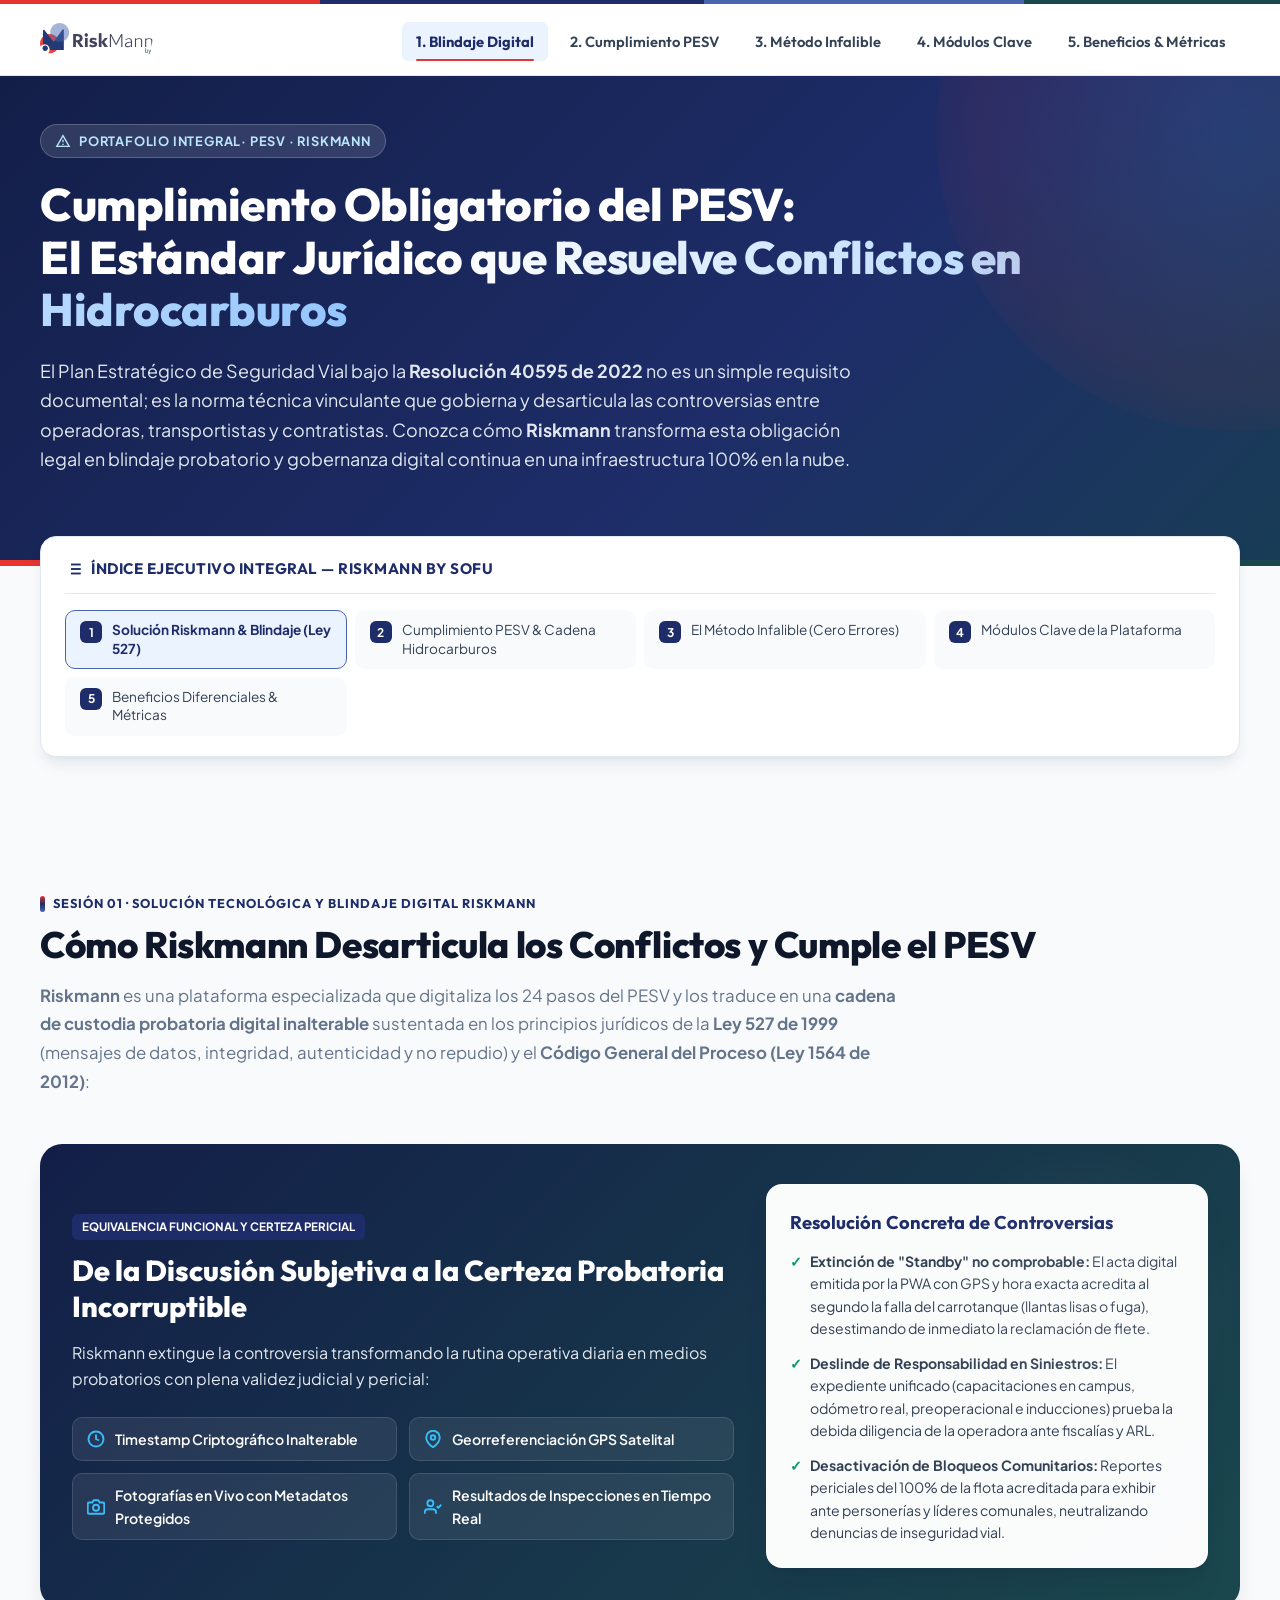
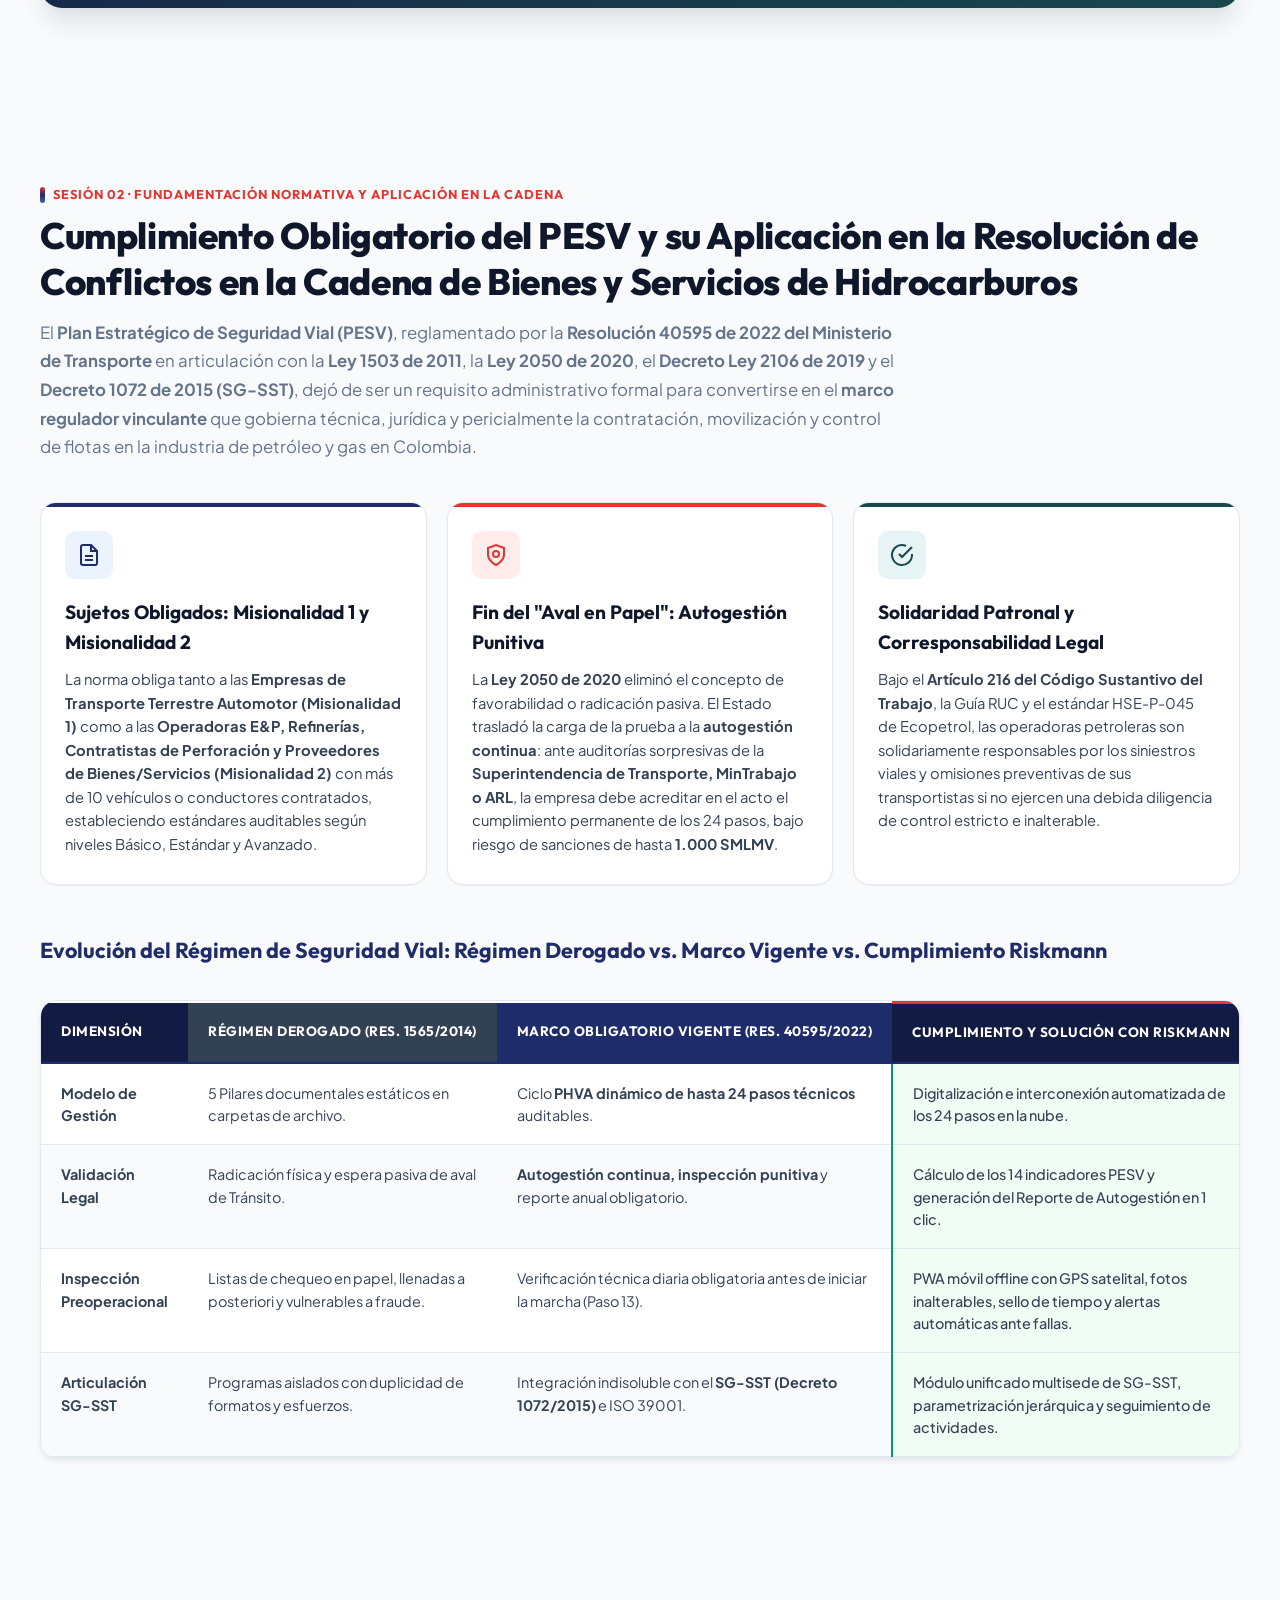
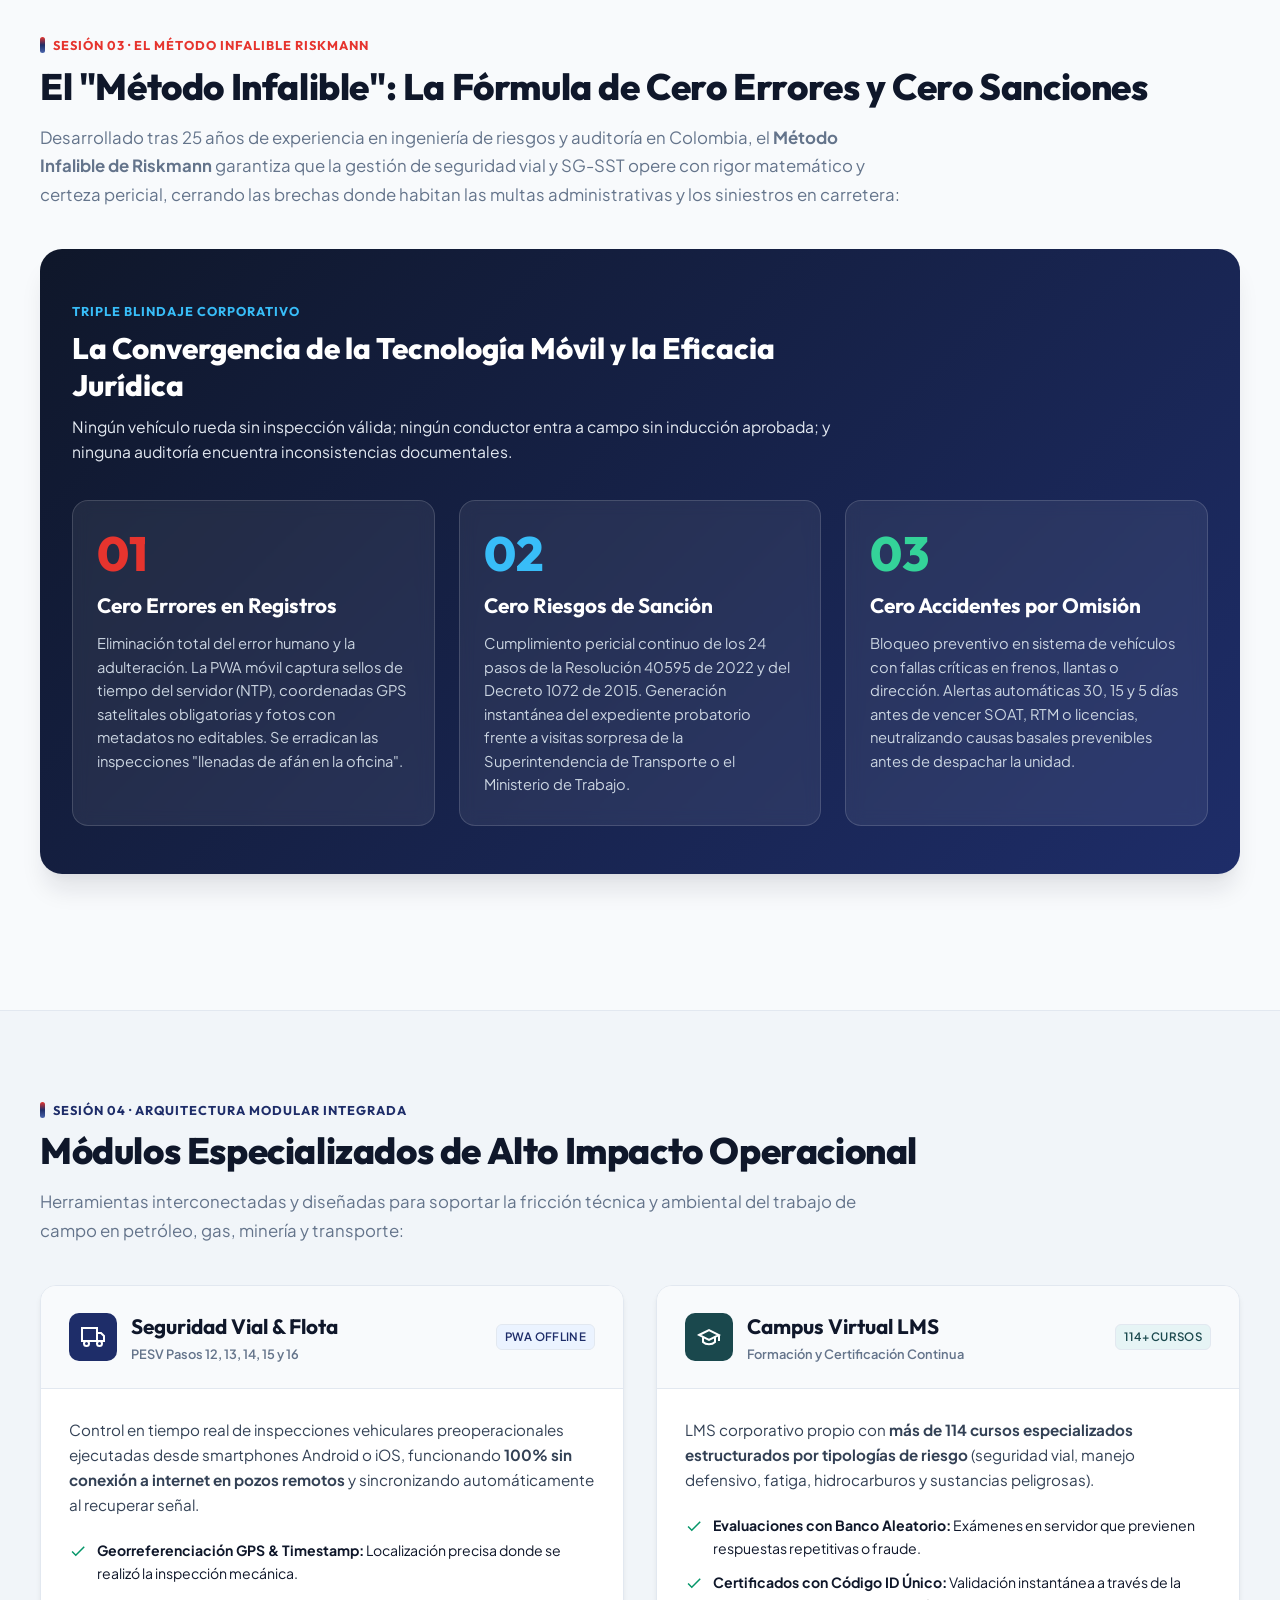
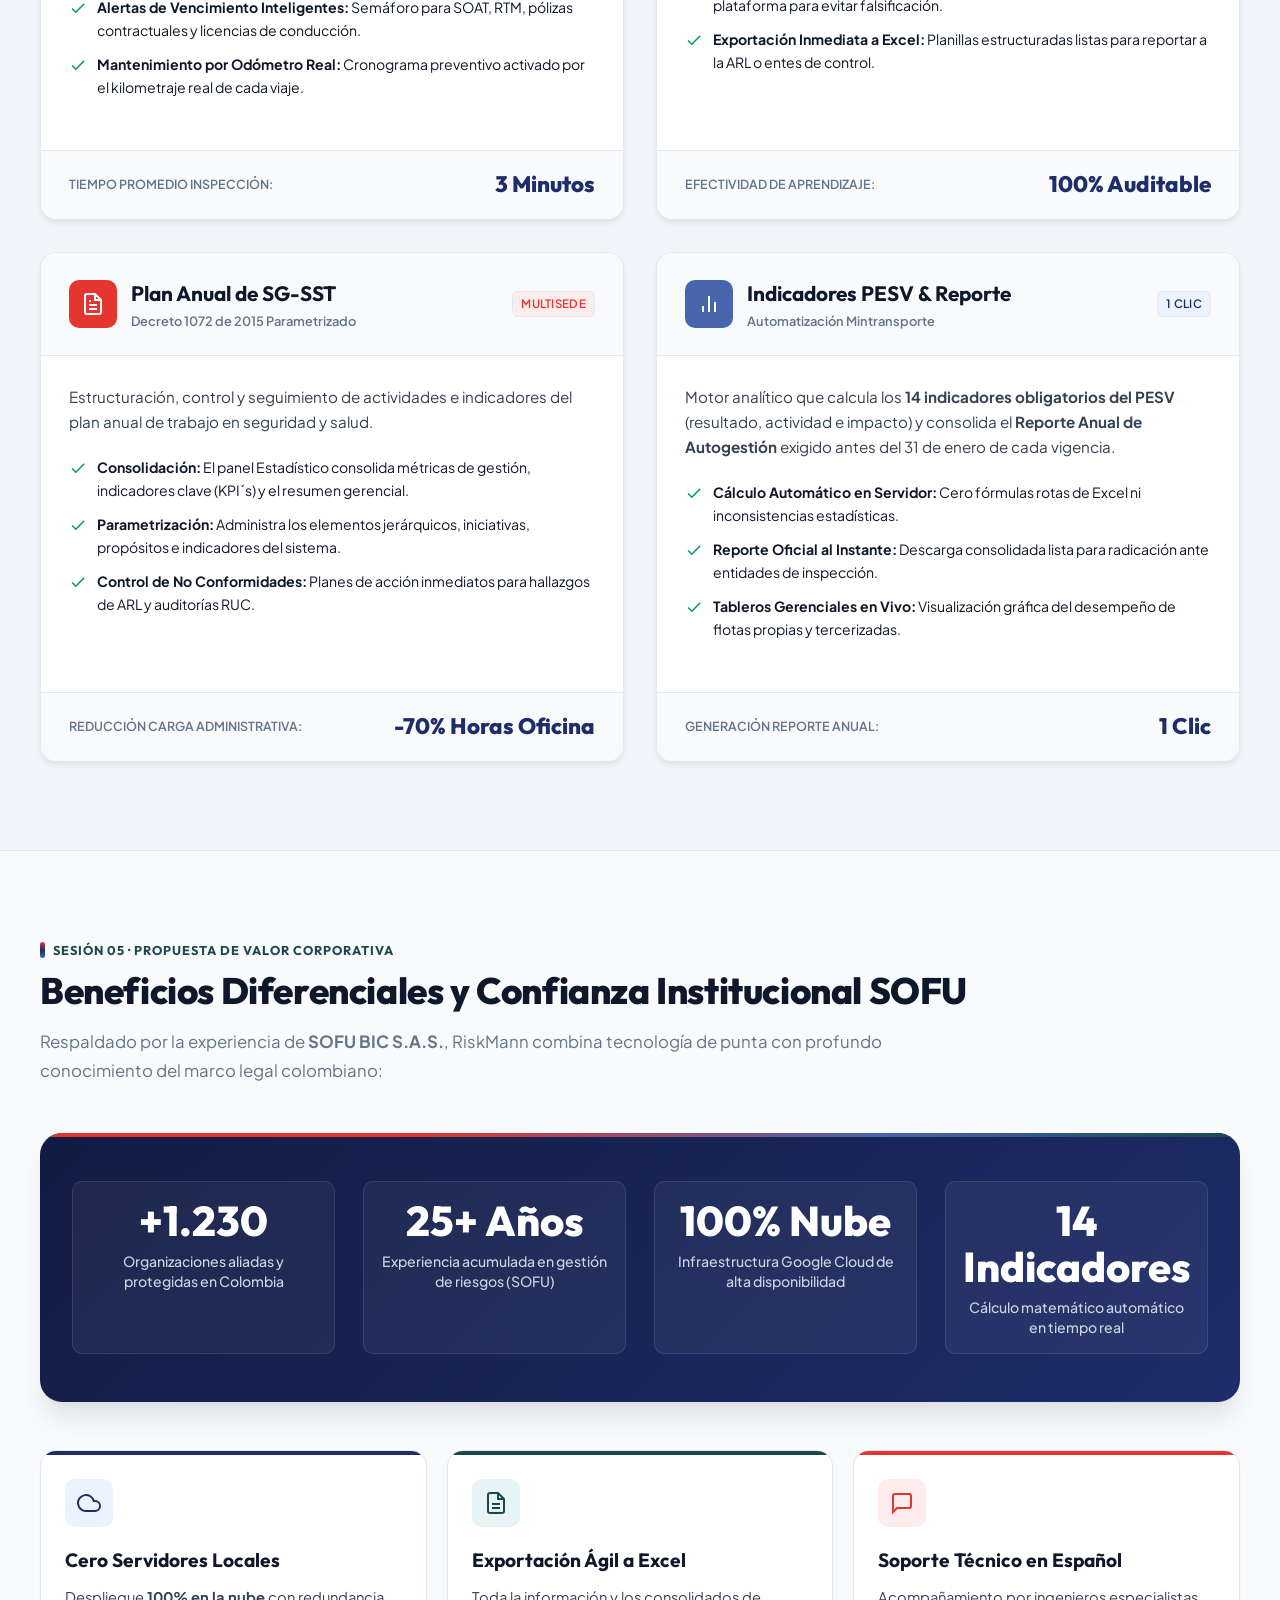
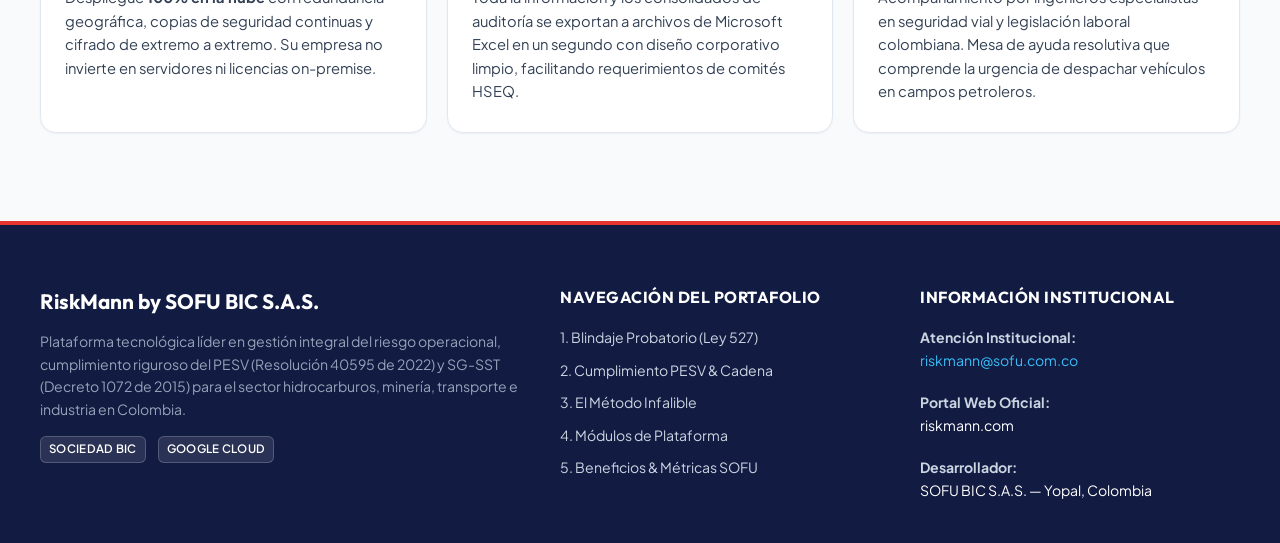
<file: plataforma.html>
<!DOCTYPE html>
<html lang="es">
<head>
  <meta charset="UTF-8">
  <meta name="viewport" content="width=device-width, initial-scale=1.0">
  <title>Riskmann | Plataforma Tecnológica, Módulos & El Método Infalible</title>
  <meta name="description" content="Descubra la plataforma SaaS Riskmann (SOFU BIC S.A.S): El Método Infalible, Campus LMS con 114+ cursos, inspecciones PWA offline y Plan Anual SG-SST para hidrocarburos.">
  
  <!-- Redirección Automática al Portafolio Unificado (Single Page) -->
  <meta http-equiv="refresh" content="0; url=index.html#metodo-infalible">
  <link rel="canonical" href="index.html">
  
  <!-- Hojas de Estilo -->
  <link rel="stylesheet" href="styles.css">
  
  <!-- Favicon / Brand Icon -->
  <link rel="icon" type="image/svg+xml" href="Imágenes/logo/riskmann-logo-color.svg">
</head>
<body>

  <!-- =========================================================================
       1. ENCABEZADO / NAVBAR CORPORATIVO FIJO
       ========================================================================= -->
  <header class="site-header" id="top-header">
    <div class="brand-stripe"></div>
    <div class="container header-inner">
      
      <!-- Logotipo Vectorial Oficial de Riskmann -->
      <a href="plataforma.html" class="logo-brand" title="Riskmann by SOFU BIC S.A.S.">
        <svg class="logo-svg" viewBox="0 0 1081.22 322.9" xmlns="http://www.w3.org/2000/svg" aria-label="Riskmann Logo">
          <!-- Isologo: Círculos superpuestos y geometría oficial -->
          <path fill="#E6342E" opacity="0.92" d="M81.76 94.48C36.61 94.48 0 131.09 0 176.25C0 184.42 1.21 192.3 3.44 199.74C11.18 187.95 24.51 180.16 39.66 180.16C63.57 180.16 82.95 199.54 82.95 223.45C82.95 236.83 76.89 248.78 67.36 256.72C72.04 257.55 76.85 258.01 81.76 258.01C126.92 258.01 163.53 221.4 163.53 176.25C163.53 131.09 126.92 94.48 81.76 94.48Z"/>
          <path fill="#233976" d="M115.94 159.54L37.05 59.15C33.17 54.2 25.23 56.95 25.23 63.24L25.23 182.63C30.44 180.79 36.12 179.9 42.04 180.22C59.4 181.16 74.53 192.95 80.45 209.3C83.02 216.4 83.42 223.23 82.5 229.64L202.52 229.64L202.52 60.4C202.52 53.98 194.3 51.32 190.54 56.52L115.94 159.54Z"/>
          <path fill="#4965AD" opacity="0.49" d="M245.2 62.52C246.45 68.13 247.11 73.96 247.11 79.95C247.11 124.1 211.32 159.9 167.16 159.9C123.01 159.9 87.21 124.1 87.21 79.95C87.21 35.79 123.01 0 167.16 0C205.33 0 237.25 26.75 245.2 62.52Z"/>
          <path fill="#233976" d="M66.95 214.72C66.95 227.24 56.8 237.4 44.27 237.4C31.75 237.4 21.59 227.24 21.59 214.72C21.59 202.19 31.75 192.04 44.27 192.04C56.8 192.04 66.95 202.19 66.95 214.72Z"/>
          <!-- Tipografía Corporativa "RiskMann" y "by SOFU" -->
          <path fill="#1A484D" d="M899.29 242.31C899.29 242.89 899.4 243.47 899.51 244C900.4 247.21 903.09 249.43 906.47 249.43C911.32 249.43 914.22 245.47 914.22 239.62C914.22 234.5 911.58 230.13 906.63 230.13C903.46 230.13 900.51 232.29 899.56 235.82C899.45 236.35 899.29 236.98 899.29 237.72L899.29 242.31ZM894.49 252.54C894.6 250.8 894.71 248.22 894.71 245.95L894.71 215.09L899.29 215.09L899.29 231.13L899.4 231.13C901.04 228.28 903.99 226.43 908.1 226.43C914.43 226.43 918.91 231.71 918.86 239.46C918.86 248.58 913.11 253.12 907.42 253.12C903.72 253.12 900.77 251.7 898.87 248.32L898.71 248.32L898.5 252.54L894.49 252.54Z"/>
          <path fill="#1A484D" d="M926.03 227.01L931.62 242.1C932.2 243.78 932.83 245.79 933.25 247.32L933.36 247.32C933.84 245.79 934.36 243.84 935 241.99L940.06 227.01L944.96 227.01L938 245.21C934.68 253.96 932.41 258.45 929.25 261.19C926.98 263.19 924.71 263.98 923.55 264.2L922.39 260.29C923.55 259.92 925.08 259.18 926.45 258.02C927.72 257.02 929.3 255.23 930.35 252.86C930.57 252.38 930.72 252.01 930.72 251.75C930.72 251.48 930.62 251.12 930.41 250.54L920.97 227.01L926.03 227.01Z"/>
          <path fill="#41425B" d="M305.18 145.54L315.76 145.54C322.7 145.54 328.05 144.24 331.8 141.64C335.56 139.04 337.44 134.74 337.44 128.74C337.44 123.53 335.76 119.63 332.41 117.02C329.05 114.42 324.37 113.12 318.37 113.12L305.18 113.12L305.18 145.54ZM369.01 202.41L369.01 203.77L342.07 203.77L314.45 163.7L305.18 163.7L305.18 203.77L281.76 203.77L281.76 93.77L318.6 93.77C328.33 93.77 336.44 95.27 342.95 98.27C349.46 101.27 354.3 105.34 357.47 110.49C360.63 115.64 362.22 121.5 362.22 128.06C362.22 135.76 360.3 142.4 356.45 148C352.6 153.61 346.94 157.77 339.47 160.48L369.01 202.41Z"/>
          <path fill="#41425B" d="M382.08 203.77L382.08 127.89L405 125.68L405 203.77L382.08 203.77ZM385.82 114.05C383.56 112.75 381.74 111.03 380.39 108.87C379.03 106.73 378.35 104.35 378.35 101.75C378.35 99.15 379.03 96.74 380.39 94.53C381.74 92.33 383.56 90.57 385.82 89.27C388.08 87.97 390.51 87.32 393.12 87.32C395.84 87.32 398.35 87.97 400.67 89.27C402.99 90.57 404.83 92.33 406.19 94.53C407.55 96.74 408.22 99.15 408.22 101.75C408.22 104.35 407.55 106.73 406.19 108.87C404.83 111.03 402.99 112.75 400.67 114.05C398.35 115.36 395.84 116.01 393.12 116.01C390.51 116.01 388.08 115.36 385.82 114.05Z"/>
          <path fill="#41425B" d="M433.1 203.51C427.38 201.76 422.03 199.13 417.05 195.62L426.77 180.85C430.97 183.91 435.23 186.09 439.54 187.39C443.86 188.69 448 189.34 451.98 189.34C455.73 189.34 458.49 188.77 460.25 187.64C462 186.51 462.88 184.98 462.88 183.06C462.88 181.82 462.55 180.71 461.86 179.75C461.18 178.79 459.79 177.82 457.69 176.86C455.58 175.9 452.49 174.85 448.4 173.72L443.46 172.36C435.28 170.1 429.4 167.16 425.82 163.54C422.24 159.92 420.45 154.99 420.45 148.77C420.45 144.02 421.75 139.83 424.36 136.21C426.96 132.59 430.64 129.78 435.39 127.8C440.14 125.83 445.57 124.83 451.68 124.83C463.23 124.83 473.69 127.61 483.09 133.15L474.14 147.92C469.45 145.54 465.49 143.9 462.28 143C459.07 142.09 455.63 141.64 451.96 141.64C449.1 141.64 446.94 142.15 445.52 143.16C444.08 144.18 443.37 145.49 443.37 147.07C443.37 148.2 443.65 149.14 444.22 149.87C444.8 150.61 445.85 151.29 447.4 151.91C448.95 152.53 451.38 153.3 454.7 154.2L460.37 155.73C469.2 157.99 475.64 161.16 479.7 165.23C483.77 169.31 485.81 174.46 485.81 180.68C485.81 185.55 484.59 189.91 482.15 193.75C479.72 197.6 475.99 200.63 470.95 202.83C465.91 205.04 459.77 206.14 452.53 206.14C445.29 206.14 438.81 205.27 433.1 203.51Z"/>
          <path fill="#41425B" d="M546.75 162.35L576.28 202.41L576.28 203.77L549.21 203.77L522.47 165.74L522.47 203.77L499.55 203.77L499.55 86.98L522.47 84.77L522.47 161.67L550.23 127.38L574.76 127.38L574.76 128.57L546.75 162.35Z"/>
          <path fill="#41425B" d="M700.2 100.13L700.2 203.77L690.7 203.77L690.7 108.54C689.01 112.39 686.94 116.63 684.48 121.27L651.36 184.24L641.77 184.24L609.15 121.27L607.47 117.88C605.57 114.48 604.05 111.54 602.93 109.05L602.93 203.77L593.43 203.77L593.43 100.13C593.43 96.62 596.28 93.77 599.8 93.77L600.26 93.77C602.84 93.77 605.21 95.2 606.41 97.49L638.08 157.93L640.45 162.69C643.51 168.57 645.6 172.87 646.73 175.59C647.75 173.21 649.02 170.47 650.55 167.36C652.08 164.24 653.69 161.1 655.39 157.93L687.71 97.44C688.92 95.18 691.27 93.77 693.84 93.77C697.35 93.77 700.2 96.62 700.2 100.13Z"/>
          <path fill="#41425B" d="M734.79 194.77C737.25 196.92 741 198 746.04 198C750.74 198 755.21 197.15 759.45 195.45C763.69 193.75 767.99 191.32 772.35 188.15L772.35 166.25C760.08 166.48 750.14 168.15 742.53 171.26C734.9 174.38 731.09 179.21 731.09 185.77C731.09 189.62 732.32 192.62 734.79 194.77ZM781.34 153.18L781.34 203.77L773.21 203.77L772.51 195.62C768.23 199.01 763.69 201.53 758.89 203.17C754.1 204.81 749.28 205.64 744.43 205.64C740.03 205.64 736.16 204.84 732.84 203.26C729.51 201.68 726.92 199.44 725.06 196.55C723.19 193.67 722.27 190.3 722.27 186.45C722.27 177.4 726.94 170.67 736.31 166.25C745.67 161.84 757.68 159.52 772.35 159.29L772.35 154.2C772.35 148.43 771.07 144.07 768.54 141.13C766 138.19 762.02 136.72 756.61 136.72C752.33 136.72 748.02 137.42 743.67 138.84C739.33 140.25 734.63 142.6 729.55 145.88L725.49 139.6C735.68 132.59 746.37 129.08 757.57 129.08C773.42 129.08 781.34 137.11 781.34 153.18Z"/>
          <path fill="#41425B" d="M861.29 134.25C865.71 137.71 867.91 143.74 867.91 152.33L867.91 203.77L859.08 203.77L859.08 155.9C859.08 151.37 858.55 147.72 857.47 144.95C856.39 142.18 854.64 140.11 852.21 138.75C849.77 137.39 846.41 136.72 842.11 136.72C838.04 136.72 833.71 137.37 829.12 138.67C824.54 139.97 820.15 141.58 815.97 143.51L815.97 203.77L807.14 203.77L807.14 130.77L815.97 129.76L815.97 136.88C820.27 134.74 824.88 132.9 829.81 131.37C834.73 129.84 839.56 129.08 844.32 129.08C851.22 129.08 856.88 130.81 861.29 134.25Z"/>
          <path fill="#41425B" d="M948.03 134.25C952.45 137.71 954.66 143.74 954.66 152.33L945.83 203.77L945.83 155.9C945.83 151.37 945.29 147.72 944.21 144.95C943.14 142.18 941.38 140.11 938.95 138.75C936.52 137.39 933.15 136.72 928.85 136.72C924.78 136.72 920.45 137.37 915.87 138.67C911.28 139.97 906.9 141.58 902.71 143.51L902.71 203.77L893.88 203.77L893.88 130.77L902.71 129.76L902.71 136.88C907.01 134.74 911.63 132.9 916.55 131.37C921.47 129.84 926.3 129.08 931.06 129.08C937.96 129.08 943.62 130.81 948.03 134.25Z"/>
        </svg>
        <span class="brand-meta-badge">PLATAFORMA INTEGRAL</span>
      </a>

      <!-- Menú de Navegación de Escritorio -->
      <nav class="nav-menu" aria-label="Navegación de Plataforma">
        <!-- Enlace de Retorno a Página 1 -->
        <a href="index.html" class="nav-page-switch" title="Volver a Normativa y Conflictos">
          <svg width="14" height="14" viewBox="0 0 24 24" fill="none" stroke="currentColor" stroke-width="2.5"><path d="M19 12H5M12 19l-7-7 7-7"/></svg>
          <span>Pág. 1: Normativa PESV</span>
        </a>

        <a href="#metodo-infalible" class="nav-link active">El Método Infalible</a>
        <a href="#modulos" class="nav-link">Módulos Clave</a>
        <a href="#beneficios" class="nav-link">Beneficios SOFU</a>
        <a href="#contacto-institucional" class="nav-link">Gobernanza &amp; Contacto</a>

        <!-- Botón de Exportación / PDF -->
        <button class="nav-page-switch btn-print-trigger" title="Imprimir o Guardar Portafolio como PDF" style="cursor: pointer;">
          <svg width="14" height="14" viewBox="0 0 24 24" fill="none" stroke="currentColor" stroke-width="2"><path d="M6 9V2h12v7M6 18H4a2 2 0 01-2-2v-5a2 2 0 012-2h16a2 2 0 012 2v5a2 2 0 01-2 2h-2"/><path d="M6 14h12v8H6z"/></svg>
          <span>PDF / Imprimir</span>
        </button>
      </nav>

      <!-- Botón Menú Móvil -->
      <button class="mobile-toggle" id="mobile-toggle" aria-label="Abrir menú de navegación">
        <span></span>
        <span></span>
        <span></span>
      </button>

    </div>
  </header>

  <!-- Cajón de Navegación Móvil (Drawer) -->
  <div class="mobile-drawer" id="mobile-drawer">
    <div class="mobile-drawer-content">
      <div style="display: flex; justify-content: space-between; align-items: center; padding-bottom: 12px; border-bottom: 1px solid var(--color-border-subtle);">
        <span style="font-weight: 800; color: var(--color-primary); font-family: var(--font-heading);">Navegación Plataforma</span>
        <button id="mobile-drawer-close" style="font-size: 1.5rem; color: var(--color-text-muted);">&times;</button>
      </div>
      <a href="index.html" class="nav-page-switch" style="justify-content: center;">
        <span>&larr; Volver a Pág. 1: Normativa &amp; Conflictos</span>
      </a>
      <a href="#metodo-infalible" class="nav-link">1. El Método Infalible</a>
      <a href="#modulos" class="nav-link">2. Módulos Tecnológicos Clave</a>
      <a href="#beneficios" class="nav-link">3. Beneficios Diferenciales</a>
      <a href="#contacto-institucional" class="nav-link">4. Gobernanza &amp; Contacto Institucional</a>
      <button class="nav-page-switch btn-print-trigger" style="justify-content: center; margin-top: 10px; cursor: pointer;">
        <span>Descargar Informe en PDF</span>
      </button>
    </div>
  </div>

  <main>
    <!-- =========================================================================
         2. HERO DE PLATAFORMA: LA SUITE TECNOLÓGICA DEFINITIVA
         ========================================================================= -->
    <section class="hero-corporate">
      <div class="container">
        
        <div class="hero-overline">
          <svg width="16" height="16" viewBox="0 0 24 24" fill="currentColor"><path d="M12 2L2 7l10 5 10-5-10-5zM2 17l10 5 10-5M2 12l10 5 10-5"/></svg>
          ARQUITECTURA CLOUD CORPORATIVA · SOFU BIC S.A.S.
        </div>

        <h1 class="hero-title">
          Riskmann: El Poder del Cumplimiento Integral<br>
          <span class="text-gradient">y la Eficacia Probatoria en Tiempo Real</span>
        </h1>

        <p class="hero-subtitle">
          Centralice la seguridad vial de flotas contratistas, el campus virtual corporativo y el Plan Anual de SG-SST en una infraestructura 100% Google Cloud que garantiza <strong>Cero Errores en registros, Cero Riesgos de sanciones administrativas y Cero Accidentes</strong> por omisión preventiva en el sector hidrocarburos.
        </p>

        <!-- Métricas Rápidas en Hero -->
        <div class="hero-badges-wrap">
          <div class="hero-norm-badge">
            <svg width="14" height="14" viewBox="0 0 24 24" fill="currentColor"><circle cx="12" cy="12" r="10"/></svg>
            +1.230 Organizaciones Protegidas
          </div>
          <div class="hero-norm-badge">
            <svg width="14" height="14" viewBox="0 0 24 24" fill="currentColor"><circle cx="12" cy="12" r="10"/></svg>
            25+ Años de Experiencia SOFU
          </div>
          <div class="hero-norm-badge">
            <svg width="14" height="14" viewBox="0 0 24 24" fill="currentColor"><circle cx="12" cy="12" r="10"/></svg>
            114+ Cursos Virtuales LMS
          </div>
          <div class="hero-norm-badge">
            <svg width="14" height="14" viewBox="0 0 24 24" fill="currentColor"><circle cx="12" cy="12" r="10"/></svg>
            14 Indicadores PESV en 1 Clic
          </div>
        </div>

        <!-- Acciones Principales del Hero -->
        <div class="hero-actions">
          <a href="#modulos" class="btn-primary">
            <span>Explorar Módulos Clave</span>
            <svg width="16" height="16" viewBox="0 0 24 24" fill="none" stroke="currentColor" stroke-width="2.5"><path d="M7 13l5 5 5-5M12 4v14"/></svg>
          </a>
          <a href="index.html" class="btn-secondary-outline">
            <span>Ver Normativa &amp; Conflictos (Pág. 1)</span>
            <svg width="16" height="16" viewBox="0 0 24 24" fill="none" stroke="currentColor" stroke-width="2.5"><path d="M19 12H5M12 19l-7-7 7-7"/></svg>
          </a>
        </div>

      </div>
    </section>

    <!-- =========================================================================
         3. TABLA DE CONTENIDO (TOC) INTERACTIVA EJECUTIVA
         ========================================================================= -->
    <div class="container">
      <nav class="toc-executive-bar" aria-label="Índice de Contenido de la Página 2">
        <div class="toc-header">
          <div class="toc-title">
            <svg width="18" height="18" viewBox="0 0 24 24" fill="none" stroke="currentColor" stroke-width="2.5"><line x1="8" y1="6" x2="21" y2="6"/><line x1="8" y1="12" x2="21" y2="12"/><line x1="8" y1="18" x2="21" y2="18"/><line x1="3" y1="6" x2="3.01" y2="6"/><line x1="3" y1="12" x2="3.01" y2="12"/><line x1="3" y1="18" x2="3.01" y2="18"/></svg>
            <span>Índice Ejecutivo — Suite Riskmann</span>
          </div>
          <span class="toc-badge">Suite Riskmann &amp; Arquitectura</span>
        </div>
        <div class="toc-list">
          <a href="#metodo-infalible" class="toc-item-link active">
            <span class="toc-num">1</span>
            <span class="toc-text">El Método Infalible (3 Pilares)</span>
          </a>
          <a href="#modulos" class="toc-item-link">
            <span class="toc-num">2</span>
            <span class="toc-text">Módulos Clave de la Plataforma</span>
          </a>
          <a href="#beneficios" class="toc-item-link">
            <span class="toc-num">3</span>
            <span class="toc-text">Beneficios Diferenciales SOFU</span>
          </a>
          <a href="#contacto-institucional" class="toc-item-link">
            <span class="toc-num">4</span>
            <span class="toc-text">Gobernanza &amp; Contacto Institucional</span>
          </a>
        </div>
      </nav>
    </div>

    <!-- =========================================================================
         4. SECCIÓN 1: "EL MÉTODO INFALIBLE" DE RISKMANN
         ========================================================================= -->
    <section class="section-padding" id="metodo-infalible">
      <div class="container">
        
        <div class="section-header-block">
          <div class="section-tag">
            <span class="brand-stripe-vertical" style="height: 16px; display: inline-block;"></span>
            SECCIÓN 01 · ESTÁNDAR OPERACIONAL SOFU
          </div>
          <h2 class="section-heading-main">El "Método Infalible": La Fórmula de Cero Errores y Cero Sanciones</h2>
          <p class="section-lead-text">
            Desarrollado tras 25 años de experiencia en ingeniería de riesgos y auditoría en Colombia, el <strong>Método Infalible de Riskmann</strong> garantiza que la gestión de seguridad vial y SG-SST opere con rigor matemático y certeza pericial, cerrando las brechas donde habitan las multas administrativas y los siniestros en carretera:
          </p>
        </div>

        <div class="method-hero-section">
          <div style="max-width: 780px;">
            <div class="section-tag" style="color: #38BDF8;">TRIPLE BLINDAJE CORPORATIVO</div>
            <h3 style="font-family: var(--font-heading); font-size: 1.85rem; font-weight: 800; color: #FFF; line-height: 1.25;">
              La Convergencia de la Tecnología Móvil y la Eficacia Jurídica
            </h3>
            <p style="color: #E2E8F0; font-size: 0.98rem; margin-top: 10px;">
              Ningún vehículo rueda sin inspección válida; ningún conductor entra a campo sin inducción aprobada; y ninguna auditoría encuentra inconsistencias documentales.
            </p>
          </div>

          <div class="method-grid">
            
            <!-- Pilar 1 -->
            <div class="method-card">
              <div class="method-number">01</div>
              <h4 class="method-title">Cero Errores en Registros</h4>
              <p class="method-desc">
                Eliminación total del error humano y la adulteración. La PWA móvil captura sellos de tiempo del servidor (NTP), coordenadas GPS satelitales obligatorias y fotos con metadatos no editables. Se erradican las inspecciones "llenadas de afán en la oficina".
              </p>
            </div>

            <!-- Pilar 2 -->
            <div class="method-card">
              <div class="method-number">02</div>
              <h4 class="method-title">Cero Riesgos de Sanción</h4>
              <p class="method-desc">
                Cumplimiento pericial continuo de los 24 pasos de la Resolución 40595 de 2022 y del Decreto 1072 de 2015. Generación instantánea del expediente probatorio frente a visitas sorpresa de la Superintendencia de Transporte o el Ministerio de Trabajo.
              </p>
            </div>

            <!-- Pilar 3 -->
            <div class="method-card">
              <div class="method-number">03</div>
              <h4 class="method-title">Cero Accidentes por Omisión</h4>
              <p class="method-desc">
                Bloqueo preventivo en sistema de vehículos con fallas críticas en frenos, llantas o dirección. Alertas automáticas 30, 15 y 5 días antes de vencer SOAT, RTM o licencias, neutralizando causas basales prevenibles antes de despachar la unidad.
              </p>
            </div>

          </div>
        </div>

      </div>
    </section>

    <!-- =========================================================================
         5. SECCIÓN 2: LOS MÓDULOS CLAVE DE LA PLATAFORMA
         ========================================================================= -->
    <section class="section-padding" id="modulos" style="background-color: #F8FAFC;">
      <div class="container">
        
        <div class="section-header-block">
          <div class="section-tag blue-tag">
            <span class="brand-stripe-vertical" style="height: 16px; display: inline-block;"></span>
            SECCIÓN 02 · ARQUITECTURA MODULAR INTEGRADA
          </div>
          <h2 class="section-heading-main">Módulos Especializados de Alto Impacto Operacional</h2>
          <p class="section-lead-text">
            Herramientas interconectadas y diseñadas para soportar la fricción técnica y ambiental del trabajo de campo en petróleo, gas, minería y transporte:
          </p>
        </div>

        <div class="modules-grid">

          <!-- Módulo 1: Seguridad Vial y Flota -->
          <article class="module-card">
            <div class="module-card-header">
              <div class="module-title-wrap">
                <div class="module-icon-wrap">
                  <svg width="24" height="24" viewBox="0 0 24 24" fill="none" stroke="currentColor" stroke-width="2"><rect x="1" y="3" width="15" height="13"/><polygon points="16 8 20 8 23 11 23 16 16 16 16 8"/><circle cx="5.5" cy="18.5" r="2.5"/><circle cx="18.5" cy="18.5" r="2.5"/></svg>
                </div>
                <div>
                  <h3 class="module-title">Seguridad Vial &amp; Flota</h3>
                  <div class="module-subtitle">PESV Pasos 12, 13, 14, 15 y 16</div>
                </div>
              </div>
              <span class="brand-meta-badge" style="background: #EBF3FF; color: var(--color-primary);">PWA OFFLINE</span>
            </div>

            <div class="module-body">
              <p class="module-description">
                Control en tiempo real de inspecciones vehiculares preoperacionales ejecutadas desde smartphones Android o iOS, funcionando <strong>100% sin conexión a internet en pozos remotos</strong> y sincronizando automáticamente al recuperar señal.
              </p>

              <div class="module-features-list">
                <div class="module-feature-item">
                  <svg width="18" height="18" viewBox="0 0 24 24" fill="currentColor"><path d="M9 16.17L4.83 12l-1.42 1.41L9 19 21 7l-1.41-1.41z"/></svg>
                  <span><strong>Georreferenciación GPS &amp; Timestamp:</strong> Localización precisa donde se realizó la inspección mecánica.</span>
                </div>
                <div class="module-feature-item">
                  <svg width="18" height="18" viewBox="0 0 24 24" fill="currentColor"><path d="M9 16.17L4.83 12l-1.42 1.41L9 19 21 7l-1.41-1.41z"/></svg>
                  <span><strong>Alertas de Vencimiento Inteligentes:</strong> Semáforo para SOAT, RTM, pólizas contractuales y licencias de conducción.</span>
                </div>
                <div class="module-feature-item">
                  <svg width="18" height="18" viewBox="0 0 24 24" fill="currentColor"><path d="M9 16.17L4.83 12l-1.42 1.41L9 19 21 7l-1.41-1.41z"/></svg>
                  <span><strong>Mantenimiento por Odómetro Real:</strong> Cronograma preventivo activado por el kilometraje real de cada viaje.</span>
                </div>
              </div>
            </div>

            <div class="module-metric-footer">
              <span class="module-metric-label">TIEMPO PROMEDIO INSPECCIÓN:</span>
              <span class="module-metric-val">3 Minutos</span>
            </div>
          </article>

          <!-- Módulo 2: Campus Virtual LMS -->
          <article class="module-card">
            <div class="module-card-header">
              <div class="module-title-wrap">
                <div class="module-icon-wrap">
                  <svg width="24" height="24" viewBox="0 0 24 24" fill="none" stroke="currentColor" stroke-width="2"><path d="M22 10v6M2 10l10-5 10 5-10 5z"/><path d="M6 12v5c3 3 9 3 12 0v-5"/></svg>
                </div>
                <div>
                  <h3 class="module-title">Campus Virtual LMS</h3>
                  <div class="module-subtitle">Formación y Certificación Continua</div>
                </div>
              </div>
              <span class="brand-meta-badge" style="background: #E6F4F5; color: var(--color-teal-sofu);">114+ CURSOS</span>
            </div>

            <div class="module-body">
              <p class="module-description">
                LMS corporativo propio con <strong>más de 114 cursos especializados estructurados por tipologías de riesgo</strong> (25 cursos específicos en seguridad vial: manejo defensivo, fatiga, hidrocarburos y sustancias peligrosas).
              </p>

              <div class="module-features-list">
                <div class="module-feature-item">
                  <svg width="18" height="18" viewBox="0 0 24 24" fill="currentColor"><path d="M9 16.17L4.83 12l-1.42 1.41L9 19 21 7l-1.41-1.41z"/></svg>
                  <span><strong>Evaluaciones con Banco Aleatorio:</strong> Exámenes en servidor que previenen respuestas repetitivas o fraude.</span>
                </div>
                <div class="module-feature-item">
                  <svg width="18" height="18" viewBox="0 0 24 24" fill="currentColor"><path d="M9 16.17L4.83 12l-1.42 1.41L9 19 21 7l-1.41-1.41z"/></svg>
                  <span><strong>Certificados con Código QR Único:</strong> Validación pública instantánea ante clientes auditores o policía de carreteras.</span>
                </div>
                <div class="module-feature-item">
                  <svg width="18" height="18" viewBox="0 0 24 24" fill="currentColor"><path d="M9 16.17L4.83 12l-1.42 1.41L9 19 21 7l-1.41-1.41z"/></svg>
                  <span><strong>Exportación Inmediata a Excel:</strong> Planillas estructuradas listas para reportar a la ARL o entes de control.</span>
                </div>
              </div>
            </div>

            <div class="module-metric-footer">
              <span class="module-metric-label">EFECTIVIDAD DE APRENDIZAJE:</span>
              <span class="module-metric-val">100% Auditable</span>
            </div>
          </article>

          <!-- Módulo 3: Plan Anual de SG-SST -->
          <article class="module-card">
            <div class="module-card-header">
              <div class="module-title-wrap">
                <div class="module-icon-wrap">
                  <svg width="24" height="24" viewBox="0 0 24 24" fill="none" stroke="currentColor" stroke-width="2"><path d="M14 2H6a2 2 0 00-2 2v16a2 2 0 002 2h12a2 2 0 002-2V8z"/><polyline points="14 2 14 8 20 8"/><line x1="16" y1="13" x2="8" y2="13"/><line x1="16" y1="17" x2="8" y2="17"/><polyline points="10 9 9 9 8 9"/></svg>
                </div>
                <div>
                  <h3 class="module-title">Plan Anual de SG-SST</h3>
                  <div class="module-subtitle">Decreto 1072 de 2015 Parametrizado</div>
                </div>
              </div>
              <span class="brand-meta-badge" style="background: var(--color-red-light); color: var(--color-red);">MULTISEDE</span>
            </div>

            <div class="module-body">
              <p class="module-description">
                Estructuración, control y seguimiento multisede del plan anual de trabajo en seguridad y salud. Conecta las actividades del SG-SST con el PESV sin duplicidad de esfuerzo administrativo ni pérdida de documentos.
              </p>

              <div class="module-features-list">
                <div class="module-feature-item">
                  <svg width="18" height="18" viewBox="0 0 24 24" fill="currentColor"><path d="M9 16.17L4.83 12l-1.42 1.41L9 19 21 7l-1.41-1.41z"/></svg>
                  <span><strong>Seguimiento Físico &amp; Financiero:</strong> Semaforización de avance, responsables y ejecución presupuestal.</span>
                </div>
                <div class="module-feature-item">
                  <svg width="18" height="18" viewBox="0 0 24 24" fill="currentColor"><path d="M9 16.17L4.83 12l-1.42 1.41L9 19 21 7l-1.41-1.41z"/></svg>
                  <span><strong>Evidencias Digitales Anexas:</strong> Cada entrega cuenta con soporte fotográfico y firmas inalterables en nube.</span>
                </div>
                <div class="module-feature-item">
                  <svg width="18" height="18" viewBox="0 0 24 24" fill="currentColor"><path d="M9 16.17L4.83 12l-1.42 1.41L9 19 21 7l-1.41-1.41z"/></svg>
                  <span><strong>Control de No Conformidades:</strong> Planes de acción inmediatos para hallazgos de ARL y auditorías RUC.</span>
                </div>
              </div>
            </div>

            <div class="module-metric-footer">
              <span class="module-metric-label">REDUCCIÓN CARGA ADMINISTRATIVA:</span>
              <span class="module-metric-val">-70% Horas Oficina</span>
            </div>
          </article>

          <!-- Módulo 4: 14 Indicadores PESV y Reporte en 1 Clic -->
          <article class="module-card">
            <div class="module-card-header">
              <div class="module-title-wrap">
                <div class="module-icon-wrap">
                  <svg width="24" height="24" viewBox="0 0 24 24" fill="none" stroke="currentColor" stroke-width="2"><line x1="18" y1="20" x2="18" y2="10"/><line x1="12" y1="20" x2="12" y2="4"/><line x1="6" y1="20" x2="6" y2="14"/></svg>
                </div>
                <div>
                  <h3 class="module-title">Indicadores PESV &amp; Reporte</h3>
                  <div class="module-subtitle">Automatización Mintransporte</div>
                </div>
              </div>
              <span class="brand-meta-badge" style="background: #EBF3FF; color: var(--color-primary);">1 CLIC</span>
            </div>

            <div class="module-body">
              <p class="module-description">
                Motor analítico que calcula matemáticamente los <strong>14 indicadores obligatorios del PESV</strong> (resultado, actividad e impacto) y consolida el <strong>Reporte Anual de Autogestión</strong> exigido antes del 31 de enero de cada vigencia.
              </p>

              <div class="module-features-list">
                <div class="module-feature-item">
                  <svg width="18" height="18" viewBox="0 0 24 24" fill="currentColor"><path d="M9 16.17L4.83 12l-1.42 1.41L9 19 21 7l-1.41-1.41z"/></svg>
                  <span><strong>Cálculo Automático en Servidor:</strong> Cero fórmulas rotas de Excel ni inconsistencias estadísticas.</span>
                </div>
                <div class="module-feature-item">
                  <svg width="18" height="18" viewBox="0 0 24 24" fill="currentColor"><path d="M9 16.17L4.83 12l-1.42 1.41L9 19 21 7l-1.41-1.41z"/></svg>
                  <span><strong>Reporte Oficial al Instante:</strong> Descarga consolidada lista para radicación ante entidades de inspección.</span>
                </div>
                <div class="module-feature-item">
                  <svg width="18" height="18" viewBox="0 0 24 24" fill="currentColor"><path d="M9 16.17L4.83 12l-1.42 1.41L9 19 21 7l-1.41-1.41z"/></svg>
                  <span><strong>Tableros Gerenciales en Vivo:</strong> Visualización gráfica del desempeño de flotas propias y tercerizadas.</span>
                </div>
              </div>
            </div>

            <div class="module-metric-footer">
              <span class="module-metric-label">GENERACIÓN REPORTE ANUAL:</span>
              <span class="module-metric-val">1 Clic</span>
            </div>
          </article>

        </div>

      </div>
    </section>

    <!-- =========================================================================
         6. SECCIÓN 3: BENEFICIOS DIFERENCIALES DE RISKMANN (MÉTRICAS ANIMADAS)
         ========================================================================= -->
    <section class="section-padding" id="beneficios">
      <div class="container">
        
        <div class="section-header-block">
          <div class="section-tag teal-tag">
            <span class="brand-stripe-vertical" style="height: 16px; display: inline-block;"></span>
            SECCIÓN 03 · PROPUESTA DE VALOR CORPORATIVA
          </div>
          <h2 class="section-heading-main">Beneficios Diferenciales y Confianza Institucional</h2>
          <p class="section-lead-text">
            Respaldado por la experiencia de <strong>SOFU BIC S.A.S.</strong>, Riskmann combina tecnología de punta con profundo conocimiento del marco legal colombiano:
          </p>
        </div>

        <!-- Banner de Métricas Animadas -->
        <div class="metrics-corporate-banner">
          <div class="metrics-grid">
            
            <div class="metric-stat-item">
              <div class="metric-number-big counter-animate" data-target="1230" data-prefix="+">+1.230</div>
              <div class="metric-label-clean">Organizaciones aliadas y protegidas en Colombia</div>
            </div>

            <div class="metric-stat-item">
              <div class="metric-number-big counter-animate" data-target="25" data-suffix="+ Años">25+ Años</div>
              <div class="metric-label-clean">Experiencia acumulada en gestión de riesgos (SOFU)</div>
            </div>

            <div class="metric-stat-item">
              <div class="metric-number-big counter-animate" data-target="100" data-suffix="% Nube">100% Nube</div>
              <div class="metric-label-clean">Infraestructura Google Cloud de alta disponibilidad</div>
            </div>

            <div class="metric-stat-item">
              <div class="metric-number-big counter-animate" data-target="14" data-suffix=" Indicadores">14 Indicadores</div>
              <div class="metric-label-clean">Cálculo matemático automático en tiempo real</div>
            </div>

          </div>
        </div>

        <!-- 3 Ventajas Tecnológicas Clave -->
        <div class="norm-cards-grid" style="margin-top: 32px;">
          
          <div class="norm-card">
            <div class="norm-icon-box">
              <svg width="24" height="24" viewBox="0 0 24 24" fill="none" stroke="currentColor" stroke-width="2"><path d="M18 10h-1.26A8 8 0 109 20h9a5 5 0 000-10z"/></svg>
            </div>
            <h4 class="norm-card-title">Cero Servidores Locales</h4>
            <p class="norm-card-desc">
              Despliegue 100% SaaS sobre <strong>Google Cloud Platform</strong> con redundancia geográfica, copias de seguridad continuas y cifrado SSL de extremo a extremo. Su empresa no invierte en servidores ni licencias on-premise.
            </p>
          </div>

          <div class="norm-card accent-teal">
            <div class="norm-icon-box">
              <svg width="24" height="24" viewBox="0 0 24 24" fill="none" stroke="currentColor" stroke-width="2"><path d="M14 2H6a2 2 0 00-2 2v16a2 2 0 002 2h12a2 2 0 002-2V8z"/><polyline points="14 2 14 8 20 8"/><line x1="8" y1="13" x2="16" y2="13"/><line x1="8" y1="17" x2="16" y2="17"/></svg>
            </div>
            <h4 class="norm-card-title">Exportación Ágil a Excel</h4>
            <p class="norm-card-desc">
              Toda la información y los consolidados de auditoría se exportan a archivos de Microsoft Excel en un segundo con diseño corporativo limpio, facilitando integraciones con ERP y requerimientos de comités HSEQ.
            </p>
          </div>

          <div class="norm-card accent-red">
            <div class="norm-icon-box">
              <svg width="24" height="24" viewBox="0 0 24 24" fill="none" stroke="currentColor" stroke-width="2"><path d="M21 15a2 2 0 01-2 2H7l-4 4V5a2 2 0 012-2h14a2 2 0 012 2z"/></svg>
            </div>
            <h4 class="norm-card-title">Soporte Técnico en Español</h4>
            <p class="norm-card-desc">
              Acompañamiento por ingenieros especialistas en seguridad vial y legislación laboral colombiana. Mesa de ayuda resolutiva que comprende la urgencia de despachar vehículos en campos petroleros.
            </p>
          </div>

        </div>

      </div>
    </section>

    <!-- =========================================================================
         7. SECCIÓN 4: GOBERNANZA INSTITUCIONAL Y CONTACTO CORPORATIVO
         ========================================================================= -->
    <section class="section-padding" id="contacto-institucional" style="background-color: #F8FAFC;">
      <div class="container">
        
        <div class="cta-business-box">
          <div class="cta-stripe-top"></div>
          
          <div class="cta-body-inner">
            
            <span class="section-tag" style="justify-content: center; margin-bottom: 12px;">GOBERNANZA Y CERTEZA PERICIAL</span>
            <h2 class="cta-heading">Gobernanza Institucional: Certeza Operacional en Hidrocarburos</h2>
            
            <p class="cta-subtext">
              Riskmann centraliza la seguridad vial y el SG-SST de su organización, otorgando a las gerencias de operaciones, transporte y HSEQ la tranquilidad de una plataforma pericial con plena eficacia probatoria bajo la Ley 527 de 1999.
            </p>

            <div class="cta-contact-cards">
              <div class="contact-pill-item">
                <span style="font-size: 0.78rem; text-transform: uppercase; color: var(--color-text-muted);">Correo Institucional</span>
                <strong>riskmann@sofu.com.co</strong>
                <span style="color: var(--color-primary); font-weight: 600;">Atención Corporativa Directa</span>
              </div>
              <div class="contact-pill-item">
                <span style="font-size: 0.78rem; text-transform: uppercase; color: var(--color-text-muted);">Portal Web Oficial</span>
                <strong>riskmann.com</strong>
                <span style="color: var(--color-green); font-weight: 600;">Información Institucional</span>
              </div>
              <div class="contact-pill-item">
                <span style="font-size: 0.78rem; text-transform: uppercase; color: var(--color-text-muted);">Desarrollado Por</span>
                <strong>SOFU BIC S.A.S.</strong>
                <span style="color: var(--color-teal-sofu); font-weight: 600;">Sociedad de Beneficio e Interés Colectivo</span>
              </div>
            </div>

            <p style="font-size: 0.8rem; color: var(--color-text-light); margin-top: 24px;">
              Riskmann by SOFU BIC S.A.S. · Transformando el trabajo diario en evidencia inalterable bajo la Ley 527 de 1999.
            </p>

          </div>
        </div>

      </div>
    </section>
  </main>

  <!-- =========================================================================
       8. FOOTER CORPORATIVO INSTITUCIONAL
       ========================================================================= -->
  <footer class="site-footer">
    <div class="container">
      <div class="footer-grid">
        
        <div>
          <div class="footer-brand-title">Riskmann by SOFU BIC S.A.S.</div>
          <p class="footer-brand-desc">
            Suite tecnológica líder para la gestión del riesgo vial y laboral. Confiada por más de 1.230 organizaciones en Colombia para el cumplimiento de la Resolución 40595 de 2022 y el Decreto 1072 de 2015.
          </p>
          <div style="display: flex; gap: 12px; align-items: center; margin-top: 16px;">
            <span class="brand-meta-badge" style="background: rgba(255,255,255,0.1); color: #FFF; border-color: rgba(255,255,255,0.2);">SOCIEDAD BIC</span>
            <span class="brand-meta-badge" style="background: rgba(255,255,255,0.1); color: #FFF; border-color: rgba(255,255,255,0.2);">GOOGLE CLOUD</span>
          </div>
        </div>

        <div>
          <div class="footer-heading">Navegación de Plataforma</div>
          <div class="footer-links-list">
            <a href="plataforma.html#metodo-infalible">1. El Método Infalible</a>
            <a href="plataforma.html#modulos">2. Módulos Especializados</a>
            <a href="plataforma.html#beneficios">3. Beneficios Diferenciales</a>
            <a href="plataforma.html#contacto-institucional">4. Gobernanza &amp; Contacto</a>
            <a href="index.html#cumplimiento-pesv" style="color: #60A5FA; font-weight: 700; margin-top: 6px;">&larr; Pág. 1: Cumplimiento PESV &amp; Cadena</a>
            <a href="index.html#conflictos" style="font-size: 0.82rem; color: #94A3B8;">&bull; Tipologías de Conflictos</a>
            <a href="index.html#solucion-riskmann" style="font-size: 0.82rem; color: #94A3B8;">&bull; Solución Probatoria Riskmann</a>
            <a href="index.html#matriz-pesv" style="font-size: 0.82rem; color: #94A3B8;">&bull; Matriz de los 24 Pasos</a>
          </div>
        </div>

        <div>
          <div class="footer-heading">Información Institucional</div>
          <div class="footer-links-list">
            <p style="font-size: 0.88rem; color: #CBD5E1;">
              <strong>Atención Corporativa:</strong><br>
              <a href="mailto:riskmann@sofu.com.co" style="color: #38BDF8;">riskmann@sofu.com.co</a>
            </p>
            <p style="font-size: 0.88rem; color: #CBD5E1; margin-top: 10px;">
              <strong>Portal Web Oficial:</strong><br>
              <a href="https://riskmann.com" target="_blank" style="color: #FFFFFF;">riskmann.com</a>
            </p>
            <p style="font-size: 0.88rem; color: #CBD5E1; margin-top: 10px;">
              <strong>Sede:</strong><br>
              <span style="color: #FFFFFF;">Bogotá D.C., Colombia</span>
            </p>
          </div>
        </div>

      </div>

      <div class="footer-bottom-bar">
        <div>
          &copy; 2026 SOFU BIC S.A.S. Todos los derechos reservados. Riskmann es marca registrada.
        </div>
        <div style="display: flex; gap: 20px;">
          <span>Google Cloud Platform</span>
          <span>·</span>
          <span>Bogotá, Colombia</span>
        </div>
      </div>
    </div>
  </footer>

  <!-- Botón Volver Arriba -->
  <button class="back-to-top" id="back-to-top" aria-label="Volver arriba">
    <svg width="20" height="20" viewBox="0 0 24 24" fill="none" stroke="currentColor" stroke-width="2.5"><path d="M18 15l-6-6-6 6"/></svg>
  </button>

  <!-- Archivo JavaScript Corporativo -->
  <script src="script.js"></script>
</body>
</html>
</file>
<file: styles.css>
/* ==========================================================================
   RISKMANN CORPORATE DESIGN SYSTEM - STYLES.CSS
   Plataforma Tecnológica Riskmann (Desarrollada por SOFU BIC S.A.S)
   Especialización: Sector Hidrocarburos & Cumplimiento PESV (Res. 40595 de 2022)
   Arquitectura: CSS3 Moderno, Mobile-First, Variables CSS, Grid/Flexbox & Print
   ========================================================================== */

/* --------------------------------------------------------------------------
   1. IMPORTACIÓN DE FUENTES TIPOGRÁFICAS (GOOGLE FONTS)
   'Outfit' para títulos ejecutivos y 'Plus Jakarta Sans' para cuerpo y tablas
   -------------------------------------------------------------------------- */
@import url('https://fonts.googleapis.com/css2?family=Outfit:wght@400;500;600;700;800&family=Plus+Jakarta+Sans:wght@400;500;600;700;800&family=JetBrains+Mono:wght@400;600&display=swap');

/* --------------------------------------------------------------------------
   2. PALETA DE COLORES CORPORATIVOS Y VARIABLES GLOBALES
   -------------------------------------------------------------------------- */
:root {
  /* Identidad Primaria Riskmann */
  --color-primary: #1E2D69;        /* Azul marino profundo institucional */
  --color-primary-dark: #121B42;   /* Azul marino ultra profundo para headers */
  --color-primary-light: #2A3E8F;  /* Azul marino medio para hovers */
  
  /* Identidad SOFU & Acentos */
  --color-teal-sofu: #1A484D;      /* Verde azulado profundo de SOFU BIC */
  --color-teal-light: #24636A;     /* Teal secundario para contrastes */
  
  /* Franjas Dinámicas y Acentos del Isologo */
  --color-red: #E6342E;            /* Rojo institucional de alerta y acción */
  --color-red-light: #FFEDED;      /* Fondo suave para badges y alertas */
  --color-red-border: #FCA5A5;     /* Borde para tarjetas de riesgo */
  
  --color-blue-accent: #4965AD;    /* Azul dinámico medio */
  --color-blue-pastel: #EBF3FF;    /* Azul pastel para fondos y contrastes */
  --color-blue-light: #38BDF8;     /* Cyan/azul claro para luces y gradientes */
  
  --color-amber: #D97706;          /* Ámbar de advertencia normativa */
  --color-amber-light: #FEF3C7;    /* Fondo ámbar suave */
  --color-green: #059669;          /* Verde de conformidad y aprobación */
  --color-green-light: #ECFDF5;    /* Fondo verde suave */

  /* Neutrales y Grises Pizarra */
  --color-white: #FFFFFF;
  --color-bg-body: #F8FAFC;        /* Fondo general suave slate */
  --color-card-bg: #FFFFFF;        /* Fondo blanco puro para tarjetas */
  --color-card-subtle: #F1F5F9;    /* Gris pizarra muy suave */
  
  --color-text-dark: #0F172A;      /* Títulos de máximo contraste */
  --color-text-body: #334155;      /* Texto de lectura principal */
  --color-text-muted: #64748B;     /* Subtítulos y metadatos */
  --color-text-light: #94A3B8;     /* Elementos auxiliares */
  
  --color-border-subtle: #E2E8F0;  /* Bordes de tarjetas y tablas */
  --color-border-hover: #CBD5E1;   /* Hover en bordes */

  /* Tipografías */
  --font-heading: 'Outfit', -apple-system, BlinkMacSystemFont, 'Segoe UI', Roboto, sans-serif;
  --font-body: 'Plus Jakarta Sans', -apple-system, BlinkMacSystemFont, 'Segoe UI', Roboto, sans-serif;
  --font-mono: 'JetBrains Mono', monospace;

  /* Sombras Corporativas */
  --shadow-sm: 0 1px 2px 0 rgba(15, 23, 42, 0.05);
  --shadow-md: 0 4px 6px -1px rgba(15, 23, 42, 0.07), 0 2px 4px -2px rgba(15, 23, 42, 0.05);
  --shadow-lg: 0 10px 15px -3px rgba(15, 23, 42, 0.08), 0 4px 6px -4px rgba(15, 23, 42, 0.04);
  --shadow-xl: 0 20px 25px -5px rgba(15, 23, 42, 0.1), 0 8px 10px -6px rgba(15, 23, 42, 0.04);
  --shadow-primary: 0 10px 20px -5px rgba(30, 45, 105, 0.25);

  /* Transiciones y Geometría */
  --radius-sm: 6px;
  --radius-md: 10px;
  --radius-lg: 16px;
  --radius-xl: 22px;
  --radius-full: 9999px;
  --transition-fast: 0.2s cubic-bezier(0.16, 1, 0.3, 1);
  --transition-base: 0.3s cubic-bezier(0.16, 1, 0.3, 1);
  --header-height: 76px;
}

/* --------------------------------------------------------------------------
   3. RESET Y NORMALIZACIÓN
   -------------------------------------------------------------------------- */
*, *::before, *::after {
  box-sizing: border-box;
  margin: 0;
  padding: 0;
}

html {
  font-size: 16px;
  scroll-behavior: smooth;
  scroll-padding-top: calc(var(--header-height) + 24px);
  -webkit-text-size-adjust: 100%;
}

body {
  font-family: var(--font-body);
  color: var(--color-text-body);
  background-color: var(--color-bg-body);
  line-height: 1.6;
  -webkit-font-smoothing: antialiased;
  -moz-osx-font-smoothing: grayscale;
  overflow-x: hidden;
  padding-top: var(--header-height);
}

img, svg {
  display: block;
  max-width: 100%;
}

a {
  color: inherit;
  text-decoration: none;
  transition: color var(--transition-fast);
}

button {
  font-family: inherit;
  cursor: pointer;
  border: none;
  background: none;
}

ul, ol {
  list-style: none;
}

/* --------------------------------------------------------------------------
   4. COMPONENTES VISUALES TRANSVERSALES: FRANJAS DE IDENTIDAD
   -------------------------------------------------------------------------- */
/* Franja dinámica multicolor Riskmann: Rojo + Azul Marino + Azul Pastel + Teal */
.brand-stripe {
  height: 4px;
  width: 100%;
  background: linear-gradient(
    90deg,
    var(--color-red) 0%,
    var(--color-red) 25%,
    var(--color-primary) 25%,
    var(--color-primary) 55%,
    var(--color-blue-accent) 55%,
    var(--color-blue-accent) 80%,
    var(--color-teal-sofu) 80%,
    var(--color-teal-sofu) 100%
  );
}

.brand-stripe-vertical {
  width: 5px;
  background: linear-gradient(
    180deg,
    var(--color-red) 0%,
    var(--color-primary) 50%,
    var(--color-blue-accent) 100%
  );
  border-radius: var(--radius-full);
}

/* --------------------------------------------------------------------------
   5. CONTENEDORES Y REJILLAS PRINCIPALES
   -------------------------------------------------------------------------- */
.container {
  width: 100%;
  max-width: 1240px;
  margin-left: auto;
  margin-right: auto;
  padding-left: 20px;
  padding-right: 20px;
}

.container-narrow {
  max-width: 960px;
}

.section-padding {
  padding-top: 64px;
  padding-bottom: 64px;
}

@media (min-width: 992px) {
  .section-padding {
    padding-top: 88px;
    padding-bottom: 88px;
  }
}

/* --------------------------------------------------------------------------
   6. HEADER CORPORATIVO Y NAVBAR FIJO
   -------------------------------------------------------------------------- */
.site-header {
  position: fixed;
  top: 0;
  left: 0;
  right: 0;
  height: var(--header-height);
  background-color: rgba(255, 255, 255, 0.95);
  backdrop-filter: blur(12px);
  -webkit-backdrop-filter: blur(12px);
  z-index: 1000;
  border-bottom: 1px solid var(--color-border-subtle);
  transition: all var(--transition-base);
}

.site-header.scrolled {
  box-shadow: var(--shadow-md);
  background-color: rgba(255, 255, 255, 0.98);
}

.header-inner {
  display: flex;
  align-items: center;
  justify-content: space-between;
  height: 100%;
}

.logo-brand {
  display: flex;
  align-items: center;
  gap: 12px;
  font-weight: 700;
  color: var(--color-primary);
  text-decoration: none;
}

.logo-svg {
  height: 38px;
  width: auto;
  transition: transform var(--transition-fast);
}

.logo-brand:hover .logo-svg {
  transform: scale(1.02);
}

.brand-meta-badge {
  display: inline-flex;
  align-items: center;
  background-color: var(--color-card-subtle);
  border: 1px solid var(--color-border-subtle);
  padding: 3px 8px;
  border-radius: var(--radius-sm);
  font-size: 0.72rem;
  font-weight: 600;
  color: var(--color-teal-sofu);
  letter-spacing: 0.3px;
  text-transform: uppercase;
}

/* Menú de Navegación */
.nav-menu {
  display: none;
}

@media (min-width: 992px) {
  .nav-menu {
    display: flex;
    align-items: center;
    gap: 8px;
  }
}

.nav-link {
  font-family: var(--font-heading);
  font-size: 0.92rem;
  font-weight: 600;
  color: var(--color-text-body);
  padding: 8px 14px;
  border-radius: var(--radius-sm);
  transition: all var(--transition-fast);
  position: relative;
}

.nav-link:hover {
  color: var(--color-primary);
  background-color: var(--color-blue-pastel);
}

.nav-link.active {
  color: var(--color-primary);
  background-color: var(--color-blue-pastel);
  font-weight: 700;
}

.nav-link.active::after {
  content: '';
  position: absolute;
  bottom: 0;
  left: 14px;
  right: 14px;
  height: 2px;
  background-color: var(--color-red);
  border-radius: 2px;
}

.nav-page-switch {
  display: inline-flex;
  align-items: center;
  gap: 6px;
  background: var(--color-card-subtle);
  padding: 6px 12px;
  border-radius: var(--radius-full);
  border: 1px solid var(--color-border-subtle);
  font-size: 0.85rem;
  font-weight: 600;
  color: var(--color-primary);
  transition: all var(--transition-fast);
}

.nav-page-switch:hover {
  background-color: var(--color-primary);
  color: var(--color-white);
  border-color: var(--color-primary);
  box-shadow: var(--shadow-sm);
}

.nav-cta-btn {
  display: inline-flex;
  align-items: center;
  gap: 8px;
  background-color: var(--color-red);
  color: var(--color-white);
  font-family: var(--font-heading);
  font-size: 0.88rem;
  font-weight: 700;
  padding: 10px 18px;
  border-radius: var(--radius-md);
  box-shadow: 0 4px 12px rgba(230, 52, 46, 0.3);
  transition: all var(--transition-fast);
}

.nav-cta-btn:hover {
  background-color: #cb2923;
  transform: translateY(-1px);
  box-shadow: 0 6px 16px rgba(230, 52, 46, 0.4);
}

/* Botón Hamburguesa Móvil */
.mobile-toggle {
  display: flex;
  flex-direction: column;
  justify-content: center;
  gap: 5px;
  width: 40px;
  height: 40px;
  padding: 8px;
  border-radius: var(--radius-sm);
  background-color: var(--color-card-subtle);
}

@media (min-width: 992px) {
  .mobile-toggle {
    display: none;
  }
}

.mobile-toggle span {
  display: block;
  height: 2px;
  width: 100%;
  background-color: var(--color-primary);
  border-radius: 2px;
  transition: all var(--transition-fast);
}

/* Menú Drawer Móvil */
.mobile-drawer {
  position: fixed;
  top: var(--header-height);
  left: 0;
  right: 0;
  bottom: 0;
  background-color: rgba(15, 23, 42, 0.6);
  backdrop-filter: blur(4px);
  z-index: 999;
  opacity: 0;
  pointer-events: none;
  transition: opacity var(--transition-base);
}

.mobile-drawer.open {
  opacity: 1;
  pointer-events: auto;
}

.mobile-drawer-content {
  background-color: var(--color-white);
  width: 100%;
  max-width: 380px;
  height: 100%;
  padding: 24px;
  display: flex;
  flex-direction: column;
  gap: 16px;
  transform: translateX(-100%);
  transition: transform var(--transition-base);
  box-shadow: var(--shadow-xl);
}

.mobile-drawer.open .mobile-drawer-content {
  transform: translateX(0);
}

.mobile-drawer .nav-link {
  font-size: 1.05rem;
  padding: 12px 16px;
  border-bottom: 1px solid var(--color-border-subtle);
}

/* --------------------------------------------------------------------------
   7. HERO CORPORATIVO DE ALTO IMPACTO
   -------------------------------------------------------------------------- */
.hero-corporate {
  position: relative;
  background: linear-gradient(135deg, #131E48 0%, #1E2D69 60%, #183C56 100%);
  color: var(--color-white);
  padding-top: 48px;
  padding-bottom: 64px;
  overflow: hidden;
}

.hero-corporate::before {
  content: '';
  position: absolute;
  top: -50%;
  right: -20%;
  width: 600px;
  height: 600px;
  background: radial-gradient(circle, rgba(73, 101, 173, 0.25) 0%, rgba(230, 52, 46, 0.08) 60%, transparent 80%);
  border-radius: 50%;
  pointer-events: none;
}

.hero-corporate::after {
  content: '';
  position: absolute;
  bottom: 0;
  left: 0;
  right: 0;
  height: 6px;
  background: linear-gradient(90deg, var(--color-red) 0%, var(--color-red) 30%, var(--color-blue-accent) 30%, var(--color-blue-accent) 70%, var(--color-teal-sofu) 70%, var(--color-teal-sofu) 100%);
}

.hero-overline {
  display: inline-flex;
  align-items: center;
  gap: 8px;
  background: rgba(255, 255, 255, 0.12);
  border: 1px solid rgba(255, 255, 255, 0.2);
  padding: 6px 14px;
  border-radius: var(--radius-full);
  font-size: 0.8rem;
  font-weight: 700;
  letter-spacing: 0.8px;
  text-transform: uppercase;
  color: #BAE6FD;
  margin-bottom: 20px;
}

.hero-title {
  font-family: var(--font-heading);
  font-size: 2.25rem;
  font-weight: 800;
  line-height: 1.15;
  color: var(--color-white);
  margin-bottom: 20px;
  letter-spacing: -0.5px;
}

@media (min-width: 768px) {
  .hero-title {
    font-size: 2.85rem;
  }
}

.hero-title .text-gradient {
  background: linear-gradient(90deg, #FFFFFF 30%, #93C5FD 100%);
  -webkit-background-clip: text;
  -webkit-text-fill-color: transparent;
}

.hero-subtitle {
  font-size: 1.12rem;
  color: #E2E8F0;
  max-width: 820px;
  line-height: 1.65;
  margin-bottom: 28px;
}

.hero-badges-wrap {
  display: flex;
  flex-wrap: wrap;
  gap: 10px;
  margin-bottom: 32px;
}

.hero-norm-badge {
  display: inline-flex;
  align-items: center;
  gap: 6px;
  background-color: rgba(255, 255, 255, 0.08);
  border: 1px solid rgba(255, 255, 255, 0.18);
  padding: 6px 14px;
  border-radius: var(--radius-sm);
  font-size: 0.82rem;
  font-weight: 600;
  color: #F8FAFC;
}

.hero-norm-badge svg {
  color: var(--color-red);
}

.hero-actions {
  display: flex;
  flex-wrap: wrap;
  gap: 14px;
}

.btn-primary {
  display: inline-flex;
  align-items: center;
  justify-content: center;
  gap: 10px;
  background-color: var(--color-red);
  color: var(--color-white);
  font-family: var(--font-heading);
  font-size: 0.95rem;
  font-weight: 700;
  padding: 13px 26px;
  border-radius: var(--radius-md);
  box-shadow: 0 4px 14px rgba(230, 52, 46, 0.4);
  transition: all var(--transition-fast);
}

.btn-primary:hover {
  background-color: #cb2923;
  transform: translateY(-2px);
  box-shadow: 0 8px 20px rgba(230, 52, 46, 0.5);
}

.btn-secondary-outline {
  display: inline-flex;
  align-items: center;
  justify-content: center;
  gap: 10px;
  background-color: transparent;
  color: var(--color-white);
  border: 1px solid rgba(255, 255, 255, 0.35);
  font-family: var(--font-heading);
  font-size: 0.95rem;
  font-weight: 600;
  padding: 13px 24px;
  border-radius: var(--radius-md);
  transition: all var(--transition-fast);
}

.btn-secondary-outline:hover {
  background-color: rgba(255, 255, 255, 0.12);
  border-color: var(--color-white);
  transform: translateY(-2px);
}

/* --------------------------------------------------------------------------
   8. TABLA DE CONTENIDOS (TOC) INTERACTIVA EJECUTIVA
   -------------------------------------------------------------------------- */
.toc-executive-bar {
  background-color: var(--color-white);
  border: 1px solid var(--color-border-subtle);
  border-radius: var(--radius-lg);
  padding: 20px 24px;
  margin-top: -30px;
  position: relative;
  z-index: 20;
  box-shadow: var(--shadow-lg);
  margin-bottom: 48px;
}

.toc-header {
  display: flex;
  align-items: center;
  justify-content: space-between;
  margin-bottom: 16px;
  padding-bottom: 12px;
  border-bottom: 1px solid var(--color-border-subtle);
}

.toc-title {
  display: flex;
  align-items: center;
  gap: 8px;
  font-family: var(--font-heading);
  font-size: 0.95rem;
  font-weight: 700;
  color: var(--color-primary);
  text-transform: uppercase;
  letter-spacing: 0.5px;
}

.toc-badge {
  font-size: 0.75rem;
  background-color: var(--color-blue-pastel);
  color: var(--color-primary);
  padding: 2px 10px;
  border-radius: var(--radius-full);
  font-weight: 700;
}

.toc-list {
  display: grid;
  grid-template-columns: 1fr;
  gap: 8px;
}

@media (min-width: 640px) {
  .toc-list {
    grid-template-columns: repeat(2, 1fr);
  }
}

@media (min-width: 1024px) {
  .toc-list {
    grid-template-columns: repeat(4, 1fr);
  }
}

.toc-item-link {
  display: flex;
  align-items: flex-start;
  gap: 10px;
  padding: 10px 14px;
  border-radius: var(--radius-md);
  background-color: var(--color-bg-body);
  border: 1px solid transparent;
  transition: all var(--transition-fast);
  color: var(--color-text-body);
}

.toc-item-link:hover {
  background-color: var(--color-white);
  border-color: var(--color-border-hover);
  box-shadow: var(--shadow-sm);
  transform: translateY(-2px);
}

.toc-item-link.active {
  background-color: var(--color-blue-pastel);
  border-color: var(--color-blue-accent);
  color: var(--color-primary);
  font-weight: 700;
}

.toc-num {
  display: inline-flex;
  align-items: center;
  justify-content: center;
  width: 22px;
  height: 22px;
  border-radius: var(--radius-sm);
  background-color: var(--color-primary);
  color: var(--color-white);
  font-size: 0.75rem;
  font-weight: 700;
  flex-shrink: 0;
}

.toc-text {
  font-size: 0.85rem;
  line-height: 1.35;
}

/* --------------------------------------------------------------------------
   9. ENCABEZADOS DE SECCIÓN Y ELEMENTOS DE JERARQUÍA
   -------------------------------------------------------------------------- */
.section-header-block {
  margin-bottom: 40px;
}

.section-tag {
  display: inline-flex;
  align-items: center;
  gap: 8px;
  color: var(--color-red);
  font-family: var(--font-heading);
  font-size: 0.8rem;
  font-weight: 700;
  letter-spacing: 1px;
  text-transform: uppercase;
  margin-bottom: 8px;
}

.section-tag.blue-tag {
  color: var(--color-primary);
}

.section-tag.teal-tag {
  color: var(--color-teal-sofu);
}

.section-heading-main {
  font-family: var(--font-heading);
  font-size: 1.9rem;
  font-weight: 800;
  color: var(--color-text-dark);
  line-height: 1.25;
  margin-bottom: 14px;
  letter-spacing: -0.4px;
}

@media (min-width: 768px) {
  .section-heading-main {
    font-size: 2.3rem;
  }
}

.section-lead-text {
  font-size: 1.05rem;
  color: var(--color-text-muted);
  line-height: 1.7;
  max-width: 860px;
}

/* --------------------------------------------------------------------------
   10. TARJETAS Y GRID DEL MARCO NORMATIVO Y CONTEXTO
   -------------------------------------------------------------------------- */
.norm-cards-grid {
  display: grid;
  grid-template-columns: 1fr;
  gap: 20px;
  margin-top: 32px;
}

@media (min-width: 768px) {
  .norm-cards-grid {
    grid-template-columns: repeat(3, 1fr);
  }
}

.norm-card {
  background-color: var(--color-white);
  border-radius: var(--radius-lg);
  border: 1px solid var(--color-border-subtle);
  padding: 28px 24px;
  box-shadow: var(--shadow-sm);
  transition: all var(--transition-base);
  position: relative;
  overflow: hidden;
  display: flex;
  flex-direction: column;
}

.norm-card:hover {
  transform: translateY(-4px);
  box-shadow: var(--shadow-lg);
  border-color: var(--color-border-hover);
}

.norm-card::before {
  content: '';
  position: absolute;
  top: 0;
  left: 0;
  right: 0;
  height: 4px;
  background-color: var(--color-primary);
}

.norm-card.accent-red::before {
  background-color: var(--color-red);
}

.norm-card.accent-teal::before {
  background-color: var(--color-teal-sofu);
}

.norm-icon-box {
  width: 48px;
  height: 48px;
  border-radius: var(--radius-md);
  background-color: var(--color-blue-pastel);
  color: var(--color-primary);
  display: flex;
  align-items: center;
  justify-content: center;
  margin-bottom: 18px;
}

.norm-card.accent-red .norm-icon-box {
  background-color: var(--color-red-light);
  color: var(--color-red);
}

.norm-card.accent-teal .norm-icon-box {
  background-color: #E6F4F5;
  color: var(--color-teal-sofu);
}

.norm-card-title {
  font-family: var(--font-heading);
  font-size: 1.2rem;
  font-weight: 700;
  color: var(--color-text-dark);
  margin-bottom: 10px;
}

.norm-card-desc {
  font-size: 0.92rem;
  color: var(--color-text-body);
  line-height: 1.6;
}

/* Callout Box de Hidrocarburos */
.oil-callout-box {
  background: linear-gradient(135deg, #F8FAFC 0%, #EDF2F7 100%);
  border: 1px solid var(--color-border-subtle);
  border-left: 6px solid var(--color-primary);
  border-radius: var(--radius-lg);
  padding: 28px;
  margin-top: 36px;
  box-shadow: var(--shadow-sm);
}

.oil-callout-header {
  display: flex;
  align-items: center;
  gap: 12px;
  margin-bottom: 14px;
}

.oil-callout-title {
  font-family: var(--font-heading);
  font-size: 1.25rem;
  font-weight: 800;
  color: var(--color-primary);
}

.oil-callout-content {
  font-size: 0.96rem;
  color: var(--color-text-body);
  line-height: 1.7;
}

/* --------------------------------------------------------------------------
   11. TIPOLOGÍAS DE CONFLICTOS: CARDS INTERACTIVAS CON FRANJAS
   -------------------------------------------------------------------------- */
.conflicts-grid {
  display: grid;
  grid-template-columns: 1fr;
  gap: 24px;
}

@media (min-width: 992px) {
  .conflicts-grid {
    grid-template-columns: repeat(3, 1fr);
  }
}

.conflict-card {
  background-color: var(--color-white);
  border-radius: var(--radius-lg);
  border: 1px solid var(--color-border-subtle);
  box-shadow: var(--shadow-md);
  overflow: hidden;
  transition: all var(--transition-base);
  display: flex;
  flex-direction: column;
}

.conflict-card:hover {
  transform: translateY(-5px);
  box-shadow: var(--shadow-xl);
}

.conflict-stripe {
  height: 6px;
  width: 100%;
}

.conflict-card.type-contract .conflict-stripe {
  background: linear-gradient(90deg, var(--color-red), #F87171);
}

.conflict-card.type-op .conflict-stripe {
  background: linear-gradient(90deg, var(--color-primary), var(--color-blue-accent));
}

.conflict-card.type-social .conflict-stripe {
  background: linear-gradient(90deg, var(--color-teal-sofu), #2DD4BF);
}

.conflict-content {
  padding: 28px 24px;
  display: flex;
  flex-direction: column;
  flex-grow: 1;
}

.conflict-meta {
  display: flex;
  align-items: center;
  justify-content: space-between;
  margin-bottom: 14px;
}

.conflict-badge-num {
  width: 32px;
  height: 32px;
  border-radius: var(--radius-full);
  display: inline-flex;
  align-items: center;
  justify-content: center;
  font-weight: 800;
  font-size: 0.88rem;
  color: var(--color-white);
}

.type-contract .conflict-badge-num {
  background-color: var(--color-red);
}

.type-op .conflict-badge-num {
  background-color: var(--color-primary);
}

.type-social .conflict-badge-num {
  background-color: var(--color-teal-sofu);
}

.conflict-tag {
  font-size: 0.72rem;
  font-weight: 700;
  text-transform: uppercase;
  padding: 3px 10px;
  border-radius: var(--radius-full);
}

.type-contract .conflict-tag {
  background-color: var(--color-red-light);
  color: var(--color-red);
}

.type-op .conflict-tag {
  background-color: var(--color-blue-pastel);
  color: var(--color-primary);
}

.type-social .conflict-tag {
  background-color: #E6F4F5;
  color: var(--color-teal-sofu);
}

.conflict-title {
  font-family: var(--font-heading);
  font-size: 1.25rem;
  font-weight: 700;
  color: var(--color-text-dark);
  line-height: 1.3;
  margin-bottom: 14px;
}

.conflict-body {
  font-size: 0.92rem;
  color: var(--color-text-body);
  line-height: 1.65;
  margin-bottom: 20px;
  flex-grow: 1;
}

.conflict-consequence {
  background-color: var(--color-bg-body);
  border-radius: var(--radius-md);
  padding: 12px 16px;
  border-left: 3px solid var(--color-red);
  font-size: 0.85rem;
  color: var(--color-text-dark);
}

.conflict-consequence strong {
  color: var(--color-red);
}

/* --------------------------------------------------------------------------
   12. SECCIÓN BLINDAJE PROBATORIO DIGITAL (LEY 527 DE 1999)
   -------------------------------------------------------------------------- */
.proof-banner {
  background: linear-gradient(135deg, #131E48 0%, #1A484D 100%);
  color: var(--color-white);
  border-radius: var(--radius-xl);
  padding: 40px 32px;
  box-shadow: var(--shadow-xl);
  position: relative;
  overflow: hidden;
  margin-top: 48px;
}

.proof-banner::after {
  content: '';
  position: absolute;
  top: 0;
  right: 0;
  width: 320px;
  height: 320px;
  background: radial-gradient(circle, rgba(255, 255, 255, 0.08) 0%, transparent 70%);
  border-radius: 50%;
  pointer-events: none;
}

.proof-banner-grid {
  display: grid;
  grid-template-columns: 1fr;
  gap: 32px;
  align-items: center;
}

@media (min-width: 992px) {
  .proof-banner-grid {
    grid-template-columns: 1.2fr 0.8fr;
  }
}

.proof-title {
  font-family: var(--font-heading);
  font-size: 1.8rem;
  font-weight: 800;
  line-height: 1.25;
  margin-bottom: 16px;
  color: var(--color-white);
}

.proof-desc {
  font-size: 1rem;
  color: #E2E8F0;
  line-height: 1.65;
  margin-bottom: 24px;
}

.proof-pillars-list {
  display: grid;
  grid-template-columns: 1fr;
  gap: 12px;
}

@media (min-width: 640px) {
  .proof-pillars-list {
    grid-template-columns: 1fr 1fr;
  }
}

.proof-pillar-item {
  display: flex;
  align-items: center;
  gap: 10px;
  background: rgba(255, 255, 255, 0.08);
  padding: 10px 14px;
  border-radius: var(--radius-md);
  font-size: 0.88rem;
  font-weight: 600;
  border: 1px solid rgba(255, 255, 255, 0.12);
}

.proof-pillar-item svg {
  color: #38BDF8;
  flex-shrink: 0;
}

.proof-card-box {
  background: rgba(255, 255, 255, 0.98);
  color: var(--color-text-dark);
  border-radius: var(--radius-lg);
  padding: 24px;
  box-shadow: var(--shadow-xl);
}

.proof-badge-stamp {
  display: inline-flex;
  align-items: center;
  gap: 6px;
  background-color: var(--color-primary);
  color: var(--color-white);
  padding: 4px 10px;
  border-radius: var(--radius-sm);
  font-size: 0.72rem;
  font-weight: 700;
  text-transform: uppercase;
  margin-bottom: 12px;
}

/* --------------------------------------------------------------------------
   13. TABLAS COMPARATIVAS EJECUTIVAS (MATRICES DE CUMPLIMIENTO)
   -------------------------------------------------------------------------- */
.table-responsive-wrapper {
  background-color: var(--color-white);
  border-radius: var(--radius-lg);
  border: 1px solid var(--color-border-subtle);
  box-shadow: var(--shadow-md);
  overflow-x: auto;
  margin-top: 32px;
}

.corporate-table {
  width: 100%;
  border-collapse: collapse;
  text-align: left;
  font-size: 0.9rem;
}

.corporate-table thead {
  background-color: var(--color-primary-dark);
  color: var(--color-white);
}

.corporate-table thead th {
  font-family: var(--font-heading);
  font-size: 0.85rem;
  font-weight: 700;
  text-transform: uppercase;
  letter-spacing: 0.5px;
  padding: 18px 20px;
  border-bottom: 2px solid var(--color-primary);
  white-space: nowrap;
}

.corporate-table tbody tr {
  border-bottom: 1px solid var(--color-border-subtle);
  transition: background-color var(--transition-fast);
}

.corporate-table tbody tr:nth-child(even) {
  background-color: #F8FAFC;
}

.corporate-table tbody tr:hover {
  background-color: var(--color-blue-pastel);
}

.corporate-table tbody td {
  padding: 18px 20px;
  vertical-align: top;
  color: var(--color-text-body);
  line-height: 1.55;
}

.step-code-badge {
  display: inline-block;
  background-color: var(--color-primary);
  color: var(--color-white);
  font-family: var(--font-mono);
  font-size: 0.75rem;
  font-weight: 700;
  padding: 3px 8px;
  border-radius: var(--radius-sm);
  margin-bottom: 6px;
  white-space: nowrap;
}

.step-title-bold {
  font-weight: 700;
  color: var(--color-text-dark);
  display: block;
}

.proof-pill {
  display: inline-flex;
  align-items: center;
  gap: 5px;
  background-color: #E0F2FE;
  color: #0369A1;
  font-size: 0.72rem;
  font-weight: 700;
  padding: 3px 8px;
  border-radius: var(--radius-full);
  margin-bottom: 6px;
}

.proof-pill.pill-legal {
  background-color: var(--color-red-light);
  color: var(--color-red);
}

/* Tabla Comparativa de Regímenes */
.table-regimen th.col-old {
  background-color: #334155;
}

.table-regimen th.col-new {
  background-color: var(--color-primary);
}

.table-regimen th.col-riskmann {
  background-color: #121B42;
  border-top: 3px solid var(--color-red);
}

.cell-highlight-riskmann {
  background-color: #F0FDF4 !important;
  border-left: 2px solid var(--color-green);
  font-weight: 500;
}

/* --------------------------------------------------------------------------
   14. PÁGINA 2: "EL MÉTODO INFALIBLE"
   -------------------------------------------------------------------------- */
.method-hero-section {
  background: linear-gradient(135deg, #0F172A 0%, #1E2D69 100%);
  color: var(--color-white);
  border-radius: var(--radius-xl);
  padding: 48px 32px;
  margin-bottom: 48px;
  box-shadow: var(--shadow-xl);
  position: relative;
  overflow: hidden;
}

.method-grid {
  display: grid;
  grid-template-columns: 1fr;
  gap: 24px;
  margin-top: 36px;
}

@media (min-width: 768px) {
  .method-grid {
    grid-template-columns: repeat(3, 1fr);
  }
}

.method-card {
  background: rgba(255, 255, 255, 0.07);
  border: 1px solid rgba(255, 255, 255, 0.15);
  border-radius: var(--radius-lg);
  padding: 28px 24px;
  transition: all var(--transition-base);
  backdrop-filter: blur(8px);
}

.method-card:hover {
  background: rgba(255, 255, 255, 0.12);
  transform: translateY(-4px);
  border-color: rgba(255, 255, 255, 0.3);
}

.method-number {
  font-family: var(--font-heading);
  font-size: 3rem;
  font-weight: 800;
  line-height: 1;
  color: var(--color-red);
  margin-bottom: 12px;
}

.method-card:nth-child(2) .method-number {
  color: #38BDF8;
}

.method-card:nth-child(3) .method-number {
  color: #34D399;
}

.method-title {
  font-family: var(--font-heading);
  font-size: 1.3rem;
  font-weight: 700;
  color: var(--color-white);
  margin-bottom: 10px;
}

.method-desc {
  font-size: 0.92rem;
  color: #CBD5E1;
  line-height: 1.6;
}

/* --------------------------------------------------------------------------
   15. MÓDULOS CLAVE DE RISKMANN: CARDS RICAS E INTERACTIVAS
   -------------------------------------------------------------------------- */
.modules-grid {
  display: grid;
  grid-template-columns: 1fr;
  gap: 32px;
}

@media (min-width: 992px) {
  .modules-grid {
    grid-template-columns: repeat(2, 1fr);
  }
}

.module-card {
  background-color: var(--color-white);
  border-radius: var(--radius-lg);
  border: 1px solid var(--color-border-subtle);
  box-shadow: var(--shadow-md);
  overflow: hidden;
  transition: all var(--transition-base);
  display: flex;
  flex-direction: column;
}

.module-card:hover {
  transform: translateY(-5px);
  box-shadow: var(--shadow-xl);
}

.module-card-header {
  padding: 24px 28px;
  background-color: #F8FAFC;
  border-bottom: 1px solid var(--color-border-subtle);
  display: flex;
  align-items: center;
  justify-content: space-between;
}

.module-title-wrap {
  display: flex;
  align-items: center;
  gap: 14px;
}

.module-icon-wrap {
  width: 48px;
  height: 48px;
  border-radius: var(--radius-md);
  background-color: var(--color-primary);
  color: var(--color-white);
  display: flex;
  align-items: center;
  justify-content: center;
  flex-shrink: 0;
}

.module-card:nth-child(2) .module-icon-wrap {
  background-color: var(--color-teal-sofu);
}

.module-card:nth-child(3) .module-icon-wrap {
  background-color: var(--color-red);
}

.module-card:nth-child(4) .module-icon-wrap {
  background-color: var(--color-blue-accent);
}

.module-title {
  font-family: var(--font-heading);
  font-size: 1.3rem;
  font-weight: 700;
  color: var(--color-text-dark);
}

.module-subtitle {
  font-size: 0.8rem;
  color: var(--color-text-muted);
  font-weight: 600;
}

.module-body {
  padding: 28px;
  flex-grow: 1;
}

.module-description {
  font-size: 0.95rem;
  color: var(--color-text-body);
  line-height: 1.65;
  margin-bottom: 22px;
}

.module-features-list {
  display: flex;
  flex-direction: column;
  gap: 12px;
  margin-bottom: 24px;
}

.module-feature-item {
  display: flex;
  align-items: flex-start;
  gap: 10px;
  font-size: 0.88rem;
  color: var(--color-text-dark);
}

.module-feature-item svg {
  color: var(--color-green);
  flex-shrink: 0;
  margin-top: 3px;
}

.module-metric-footer {
  padding: 16px 28px;
  background-color: #F8FAFC;
  border-top: 1px solid var(--color-border-subtle);
  display: flex;
  align-items: center;
  justify-content: space-between;
}

.module-metric-val {
  font-family: var(--font-heading);
  font-size: 1.4rem;
  font-weight: 800;
  color: var(--color-primary);
}

.module-metric-label {
  font-size: 0.78rem;
  color: var(--color-text-muted);
  font-weight: 600;
}

/* --------------------------------------------------------------------------
   16. BANNER DE MÉTRICAS DIFERENCIALES RISKMANN (COUNTER STATS)
   -------------------------------------------------------------------------- */
.metrics-corporate-banner {
  background: linear-gradient(135deg, var(--color-primary-dark) 0%, var(--color-primary) 100%);
  color: var(--color-white);
  border-radius: var(--radius-xl);
  padding: 48px 32px;
  margin-top: 48px;
  margin-bottom: 48px;
  box-shadow: var(--shadow-xl);
  position: relative;
  overflow: hidden;
}

.metrics-corporate-banner::before {
  content: '';
  position: absolute;
  top: 0;
  left: 0;
  right: 0;
  height: 4px;
  background: linear-gradient(90deg, var(--color-red) 30%, var(--color-blue-accent) 70%, var(--color-teal-sofu) 100%);
}

.metrics-grid {
  display: grid;
  grid-template-columns: repeat(2, 1fr);
  gap: 28px;
}

@media (min-width: 992px) {
  .metrics-grid {
    grid-template-columns: repeat(4, 1fr);
  }
}

.metric-stat-item {
  text-align: center;
  padding: 16px;
  border-radius: var(--radius-md);
  background: rgba(255, 255, 255, 0.05);
  border: 1px solid rgba(255, 255, 255, 0.1);
  transition: transform var(--transition-fast);
}

.metric-stat-item:hover {
  transform: translateY(-3px);
  background: rgba(255, 255, 255, 0.08);
}

.metric-number-big {
  font-family: var(--font-heading);
  font-size: 2.6rem;
  font-weight: 800;
  color: var(--color-white);
  line-height: 1.1;
  margin-bottom: 8px;
}

.metric-number-big span {
  color: var(--color-red);
}

.metric-label-clean {
  font-size: 0.88rem;
  color: #CBD5E1;
  font-weight: 500;
  line-height: 1.4;
}

/* --------------------------------------------------------------------------
   17. BLOQUE DESTACADO DE LLAMADO A LA ACCIÓN (CTA FINAL)
   -------------------------------------------------------------------------- */
.cta-business-box {
  background-color: var(--color-white);
  border-radius: var(--radius-xl);
  border: 2px solid var(--color-primary);
  box-shadow: var(--shadow-xl);
  overflow: hidden;
  position: relative;
  margin-top: 60px;
}

.cta-stripe-top {
  height: 8px;
  background: linear-gradient(90deg, var(--color-red) 0%, var(--color-red) 33%, var(--color-primary) 33%, var(--color-primary) 66%, var(--color-teal-sofu) 66%, var(--color-teal-sofu) 100%);
}

.cta-body-inner {
  padding: 48px 36px;
  text-align: center;
  max-width: 820px;
  margin: 0 auto;
}

.cta-heading {
  font-family: var(--font-heading);
  font-size: 2.2rem;
  font-weight: 800;
  color: var(--color-text-dark);
  line-height: 1.2;
  margin-bottom: 16px;
}

.cta-subtext {
  font-size: 1.05rem;
  color: var(--color-text-body);
  line-height: 1.65;
  margin-bottom: 32px;
}

.cta-actions-wrap {
  display: flex;
  flex-wrap: wrap;
  align-items: center;
  justify-content: center;
  gap: 16px;
  margin-bottom: 32px;
}

.cta-contact-cards {
  display: grid;
  grid-template-columns: 1fr;
  gap: 16px;
  margin-top: 24px;
  padding-top: 24px;
  border-top: 1px solid var(--color-border-subtle);
}

@media (min-width: 640px) {
  .cta-contact-cards {
    grid-template-columns: repeat(3, 1fr);
  }
}

.contact-pill-item {
  display: flex;
  flex-direction: column;
  align-items: center;
  gap: 6px;
  padding: 14px;
  background-color: var(--color-bg-body);
  border-radius: var(--radius-md);
  border: 1px solid var(--color-border-subtle);
  font-size: 0.85rem;
  transition: all var(--transition-fast);
}

.contact-pill-item:hover {
  background-color: var(--color-blue-pastel);
  border-color: var(--color-primary);
}

.contact-pill-item strong {
  color: var(--color-primary);
  font-size: 0.9rem;
}

/* --------------------------------------------------------------------------
   18. FOOTER CORPORATIVO
   -------------------------------------------------------------------------- */
.site-footer {
  background-color: var(--color-primary-dark);
  color: #94A3B8;
  padding-top: 60px;
  padding-bottom: 40px;
  border-top: 4px solid var(--color-red);
}

.footer-grid {
  display: grid;
  grid-template-columns: 1fr;
  gap: 40px;
  margin-bottom: 48px;
}

@media (min-width: 768px) {
  .footer-grid {
    grid-template-columns: 1.5fr 1fr 1fr;
  }
}

.footer-brand-title {
  color: var(--color-white);
  font-family: var(--font-heading);
  font-size: 1.3rem;
  font-weight: 700;
  margin-bottom: 12px;
}

.footer-brand-desc {
  font-size: 0.88rem;
  line-height: 1.6;
  margin-bottom: 16px;
}

.footer-heading {
  color: var(--color-white);
  font-family: var(--font-heading);
  font-size: 1rem;
  font-weight: 700;
  margin-bottom: 16px;
  text-transform: uppercase;
  letter-spacing: 0.5px;
}

.footer-links-list {
  display: flex;
  flex-direction: column;
  gap: 10px;
}

.footer-links-list a {
  font-size: 0.88rem;
  color: #CBD5E1;
  transition: color var(--transition-fast);
}

.footer-links-list a:hover {
  color: var(--color-white);
  padding-left: 4px;
}

.footer-bottom-bar {
  padding-top: 24px;
  border-top: 1px solid rgba(255, 255, 255, 0.1);
  display: flex;
  flex-direction: column;
  align-items: center;
  justify-content: space-between;
  gap: 16px;
  font-size: 0.82rem;
}

@media (min-width: 768px) {
  .footer-bottom-bar {
    flex-direction: row;
  }
}

/* --------------------------------------------------------------------------
   19. BOTÓN FLOTANTE VOLVER ARRIBA & UTILIDADES
   -------------------------------------------------------------------------- */
.back-to-top {
  position: fixed;
  bottom: 24px;
  right: 24px;
  width: 46px;
  height: 46px;
  border-radius: var(--radius-full);
  background-color: var(--color-primary);
  color: var(--color-white);
  display: flex;
  align-items: center;
  justify-content: center;
  box-shadow: var(--shadow-lg);
  opacity: 0;
  pointer-events: none;
  transform: translateY(12px);
  transition: all var(--transition-base);
  z-index: 990;
}

.back-to-top.show {
  opacity: 1;
  pointer-events: auto;
  transform: translateY(0);
}

.back-to-top:hover {
  background-color: var(--color-red);
  transform: translateY(-2px);
}

/* --------------------------------------------------------------------------
   20. ESTILOS DE IMPRESIÓN / EXPORTACIÓN A PDF EN FORMATO PRESENTACIÓN (@media print)
   -------------------------------------------------------------------------- */
@page {
  size: A4 landscape;
  margin: 8mm 12mm;
}

@media print {
  /* Reseteo Global y Fidelidad Cromática */
  *,
  *::before,
  *::after {
    -webkit-print-color-adjust: exact !important;
    print-color-adjust: exact !important;
    box-sizing: border-box !important;
  }

  html,
  body {
    width: 100% !important;
    margin: 0 !important;
    padding: 0 !important;
    padding-top: 0 !important;
    background-color: #FFFFFF !important;
    color: #1E293B !important;
    font-size: 9pt !important;
    line-height: 1.45 !important;
    font-family: -apple-system, BlinkMacSystemFont, "Segoe UI", Roboto, "Helvetica Neue", Arial, sans-serif !important;
  }

  .container {
    max-width: 100% !important;
    width: 100% !important;
    padding-left: 0 !important;
    padding-right: 0 !important;
  }

  /* Ocultar elementos exclusivos de navegación web interactiva */
  .site-header,
  .mobile-drawer,
  .back-to-top,
  .mobile-toggle,
  .nav-page-switch,
  .btn-print-trigger,
  .btn-primary,
  .btn-secondary-outline,
  .nav-cta-btn {
    display: none !important;
  }

  /* -------------------------------------------------------------------------
     SLIDE 1: PORTADA EJECUTIVA CORPORATIVA (HERO CORPORATE)
     ------------------------------------------------------------------------- */
  .hero-corporate {
    background: linear-gradient(135deg, #0D1B3E 0%, #1B2B5A 50%, #233976 100%) !important;
    color: #FFFFFF !important;
    min-height: 185mm !important;
    height: 185mm !important;
    display: flex !important;
    flex-direction: column !important;
    justify-content: center !important;
    padding: 35px 40px !important;
    border-radius: 8px !important;
    page-break-before: auto !important;
    page-break-after: always !important;
    break-after: page !important;
    position: relative !important;
    border-bottom: 4px solid #E6342E !important;
  }

  .hero-corporate .hero-overline {
    color: #38BDF8 !important;
    background-color: rgba(255, 255, 255, 0.12) !important;
    border: 1px solid rgba(56, 189, 248, 0.4) !important;
    padding: 6px 14px !important;
    border-radius: 20px !important;
    font-size: 8pt !important;
    font-weight: 700 !important;
    letter-spacing: 0.08em !important;
    display: inline-flex !important;
    align-items: center !important;
    gap: 8px !important;
    width: fit-content !important;
    margin-bottom: 16px !important;
  }

  .hero-corporate .hero-title {
    color: #FFFFFF !important;
    font-size: 24pt !important;
    font-weight: 800 !important;
    line-height: 1.22 !important;
    margin: 0 0 16px 0 !important;
    letter-spacing: -0.02em !important;
  }

  .hero-corporate .hero-title .text-gradient {
    -webkit-text-fill-color: initial !important;
    color: #38BDF8 !important;
    background: none !important;
    display: inline !important;
  }

  .hero-corporate .hero-subtitle {
    color: #E2E8F0 !important;
    font-size: 10.5pt !important;
    line-height: 1.55 !important;
    max-width: 92% !important;
    margin: 0 !important;
  }

  /* -------------------------------------------------------------------------
     SLIDE 2: AGENDA EJECUTIVA / ÍNDICE CORPORATIVO (TOC)
     ------------------------------------------------------------------------- */
  .toc-executive-bar {
    display: block !important;
    background: #FFFFFF !important;
    border: 2px solid #233976 !important;
    border-radius: 8px !important;
    padding: 24px 30px !important;
    margin: 20px 0 !important;
    min-height: 180mm !important;
    page-break-before: always !important;
    break-before: page !important;
    page-break-after: always !important;
    break-after: page !important;
    box-shadow: none !important;
  }

  .toc-executive-bar .toc-header {
    border-bottom: 2px solid #E2E8F0 !important;
    padding-bottom: 14px !important;
    margin-bottom: 22px !important;
  }

  .toc-executive-bar .toc-title {
    font-size: 16pt !important;
    font-weight: 800 !important;
    color: #233976 !important;
    display: flex !important;
    align-items: center !important;
    gap: 10px !important;
  }

  .toc-executive-bar .toc-list {
    display: flex !important;
    flex-direction: column !important;
    gap: 12px !important;
  }

  .toc-executive-bar .toc-item-link {
    display: flex !important;
    align-items: center !important;
    padding: 12px 18px !important;
    background-color: #F8FAFC !important;
    border: 1px solid #E2E8F0 !important;
    border-left: 5px solid #233976 !important;
    border-radius: 6px !important;
    text-decoration: none !important;
    font-size: 10.5pt !important;
    color: #1E293B !important;
    font-weight: 600 !important;
  }

  .toc-executive-bar .toc-item-link:hover,
  .toc-executive-bar .toc-item-link.active {
    background-color: #EFF6FF !important;
    border-left-color: #E6342E !important;
  }

  .toc-executive-bar .toc-num {
    background-color: #233976 !important;
    color: #FFFFFF !important;
    width: 28px !important;
    height: 28px !important;
    border-radius: 50% !important;
    display: inline-flex !important;
    align-items: center !important;
    justify-content: center !important;
    font-weight: 800 !important;
    font-size: 9.5pt !important;
    margin-right: 14px !important;
    flex-shrink: 0 !important;
  }

  /* -------------------------------------------------------------------------
     SLIDES DE CONTENIDO POR SESIÓN (SESIONES 01 A 05)
     ------------------------------------------------------------------------- */
  .section-padding {
    padding: 16px 0 !important;
  }

  #cumplimiento-pesv,
  #solucion-riskmann,
  #metodo-infalible,
  #modulos,
  #beneficios {
    page-break-before: always !important;
    break-before: page !important;
  }

  .section-header-block {
    margin-bottom: 14px !important;
    padding-bottom: 10px !important;
    border-bottom: 2px solid #E2E8F0 !important;
  }

  .section-tag {
    font-size: 8pt !important;
    font-weight: 800 !important;
    color: #233976 !important;
    letter-spacing: 0.08em !important;
    margin-bottom: 4px !important;
    display: flex !important;
    align-items: center !important;
    gap: 6px !important;
  }

  .section-tag.blue-tag {
    color: #0284C7 !important;
  }

  .section-tag.teal-tag {
    color: #0F766E !important;
  }

  .section-heading-main {
    font-size: 15pt !important;
    font-weight: 800 !important;
    color: #0D1B3E !important;
    line-height: 1.25 !important;
    margin: 0 0 6px 0 !important;
  }

  .section-lead-text {
    font-size: 8.5pt !important;
    color: #475569 !important;
    line-height: 1.45 !important;
    margin: 0 !important;
  }

  /* -------------------------------------------------------------------------
     SISTEMA DE GRIDS Y TARJETAS EN FORMATO PANORÁMICO
     ------------------------------------------------------------------------- */
  .norm-cards-grid,
  .modules-grid {
    display: grid !important;
    grid-template-columns: repeat(3, 1fr) !important;
    gap: 12px !important;
    margin-top: 12px !important;
  }

  .method-grid {
    display: grid !important;
    grid-template-columns: repeat(3, 1fr) !important;
    gap: 12px !important;
    margin-top: 14px !important;
  }

  .proof-banner-grid {
    display: grid !important;
    grid-template-columns: repeat(4, 1fr) !important;
    gap: 10px !important;
    margin: 12px 0 !important;
  }

  .metrics-grid {
    display: grid !important;
    grid-template-columns: repeat(4, 1fr) !important;
    gap: 10px !important;
  }

  .norm-card,
  .module-card,
  .method-card,
  .proof-item,
  .metric-stat-item {
    break-inside: avoid !important;
    page-break-inside: avoid !important;
    box-shadow: none !important;
    border: 1px solid #CBD5E1 !important;
    border-radius: 6px !important;
    padding: 12px 14px !important;
    background-color: #FFFFFF !important;
  }

  .norm-card.accent-red {
    border-left: 4px solid #E6342E !important;
  }

  .norm-card.accent-teal {
    border-left: 4px solid #0EA5E9 !important;
  }

  .norm-card:not(.accent-red):not(.accent-teal) {
    border-left: 4px solid #233976 !important;
  }

  .norm-icon-box,
  .module-icon-wrap {
    width: 32px !important;
    height: 32px !important;
    border-radius: 6px !important;
    display: inline-flex !important;
    align-items: center !important;
    justify-content: center !important;
    margin-bottom: 8px !important;
  }

  .norm-card-title,
  .module-card-title,
  .method-card-title {
    font-size: 9.5pt !important;
    font-weight: 700 !important;
    color: #0D1B3E !important;
    margin: 0 0 5px 0 !important;
  }

  .norm-card-desc,
  .module-card-desc,
  .method-card-desc {
    font-size: 7.8pt !important;
    color: #475569 !important;
    line-height: 1.38 !important;
    margin: 0 !important;
  }

  /* Bloque Hero del Método Infalible */
  .method-hero-section {
    background: linear-gradient(135deg, #0D1B3E 0%, #1B2B5A 100%) !important;
    color: #FFFFFF !important;
    border-radius: 8px !important;
    padding: 18px 24px !important;
    margin: 12px 0 !important;
    break-inside: avoid !important;
  }

  .method-hero-section h3 {
    color: #FFFFFF !important;
    font-size: 14pt !important;
    margin: 4px 0 !important;
  }

  .method-hero-section p {
    color: #CBD5E1 !important;
    font-size: 8.5pt !important;
    margin: 0 !important;
  }

  /* Banner de Métricas Institucionales */
  .metrics-corporate-banner {
    background-color: #0D1B3E !important;
    color: #FFFFFF !important;
    border-radius: 8px !important;
    padding: 16px 20px !important;
    margin: 14px 0 !important;
    break-inside: avoid !important;
  }

  .metric-stat-item {
    background: rgba(255, 255, 255, 0.08) !important;
    border: 1px solid rgba(255, 255, 255, 0.15) !important;
    border-radius: 6px !important;
    padding: 10px 12px !important;
    text-align: center !important;
  }

  .metric-number-big {
    color: #38BDF8 !important;
    font-size: 18pt !important;
    font-weight: 800 !important;
    line-height: 1.1 !important;
  }

  .metric-label-clean {
    color: #E2E8F0 !important;
    font-size: 7.5pt !important;
    margin-top: 4px !important;
    line-height: 1.3 !important;
  }

  /* -------------------------------------------------------------------------
     TABLAS CORPORATIVAS EJECUTIVAS
     ------------------------------------------------------------------------- */
  .table-responsive-wrapper {
    overflow: visible !important;
    margin-top: 12px !important;
  }

  .corporate-table {
    width: 100% !important;
    font-size: 7.5pt !important;
    border-collapse: collapse !important;
    border: 1px solid #CBD5E1 !important;
  }

  .corporate-table thead {
    display: table-header-group !important;
    background-color: #1B2B5A !important;
    color: #FFFFFF !important;
  }

  .corporate-table thead th {
    background-color: #1B2B5A !important;
    color: #FFFFFF !important;
    padding: 6px 8px !important;
    font-size: 7.5pt !important;
    font-weight: 700 !important;
    text-align: left !important;
    border: 1px solid #233976 !important;
  }

  .corporate-table tbody tr {
    page-break-inside: avoid !important;
    break-inside: avoid !important;
  }

  .corporate-table tbody td {
    padding: 5px 8px !important;
    line-height: 1.35 !important;
    border: 1px solid #E2E8F0 !important;
    color: #1E293B !important;
    vertical-align: top !important;
  }

  .corporate-table tbody tr:nth-child(even) {
    background-color: #F8FAFC !important;
  }

  .cell-highlight-riskmann {
    background-color: #EFF6FF !important;
    color: #1E3A8A !important;
    font-weight: 600 !important;
    border-left: 2px solid #233976 !important;
  }

  /* -------------------------------------------------------------------------
     SLIDE DE CIERRE: FOOTER CORPORATIVO INSTITUCIONAL
     ------------------------------------------------------------------------- */
  .site-footer {
    background: linear-gradient(135deg, #0D1B3E 0%, #152244 100%) !important;
    color: #FFFFFF !important;
    border-top: 4px solid #E6342E !important;
    border-radius: 8px !important;
    padding: 30px 35px !important;
    margin-top: 20px !important;
    page-break-before: always !important;
    break-before: page !important;
    min-height: 170mm !important;
    display: flex !important;
    flex-direction: column !important;
    justify-content: space-between !important;
  }

  .footer-grid {
    display: grid !important;
    grid-template-columns: 2fr 1fr 1.2fr !important;
    gap: 25px !important;
  }

  .footer-brand-title {
    color: #FFFFFF !important;
    font-size: 15pt !important;
    font-weight: 800 !important;
    margin-bottom: 8px !important;
  }

  .footer-brand-desc {
    color: #CBD5E1 !important;
    font-size: 8pt !important;
    line-height: 1.45 !important;
  }

  .footer-heading {
    color: #38BDF8 !important;
    font-size: 10pt !important;
    font-weight: 700 !important;
    margin-bottom: 8px !important;
  }

  .footer-links-list p,
  .footer-links-list span,
  .footer-links-list a {
    color: #E2E8F0 !important;
    font-size: 8pt !important;
    line-height: 1.4 !important;
    text-decoration: none !important;
  }

  .footer-links-list a {
    color: #38BDF8 !important;
  }

  .footer-bottom-bar {
    border-top: 1px solid rgba(255, 255, 255, 0.15) !important;
    padding-top: 12px !important;
    margin-top: 20px !important;
    display: flex !important;
    justify-content: space-between !important;
    font-size: 7.5pt !important;
    color: #94A3B8 !important;
  }
}
</file>
